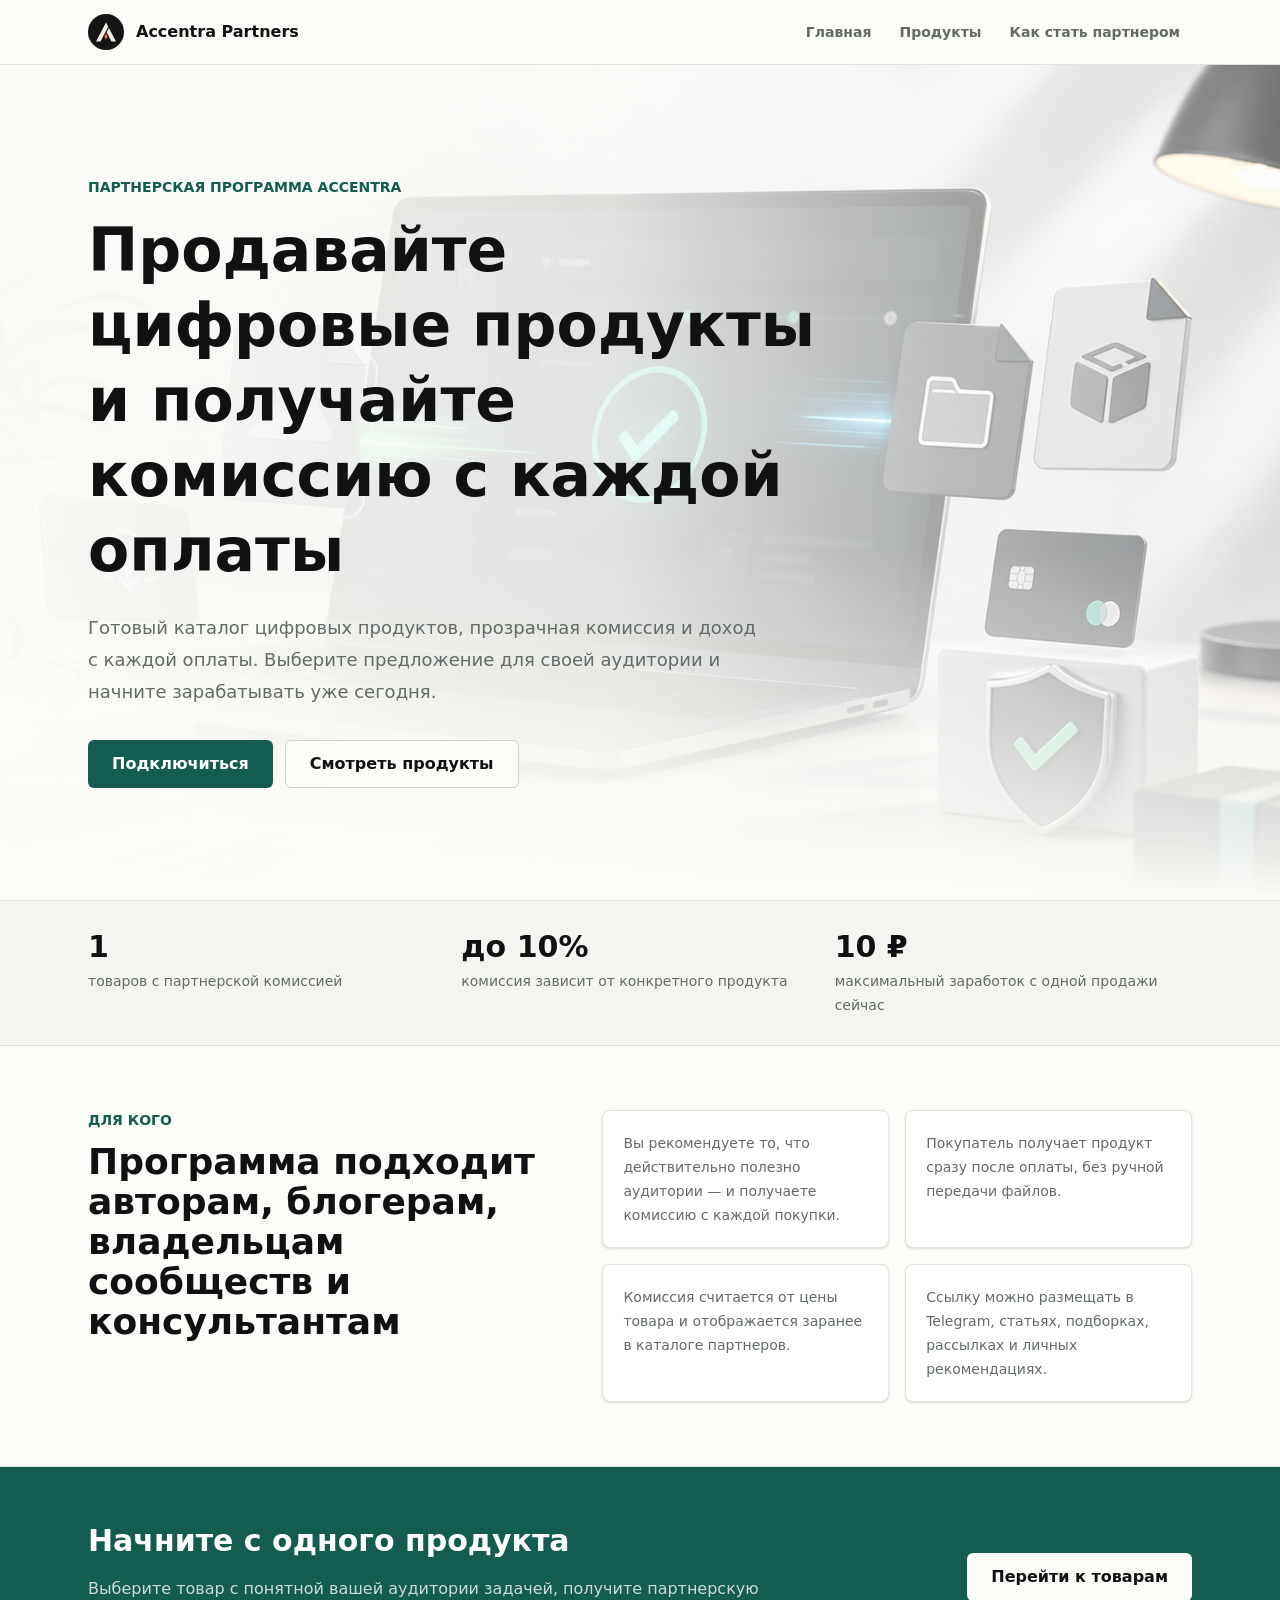
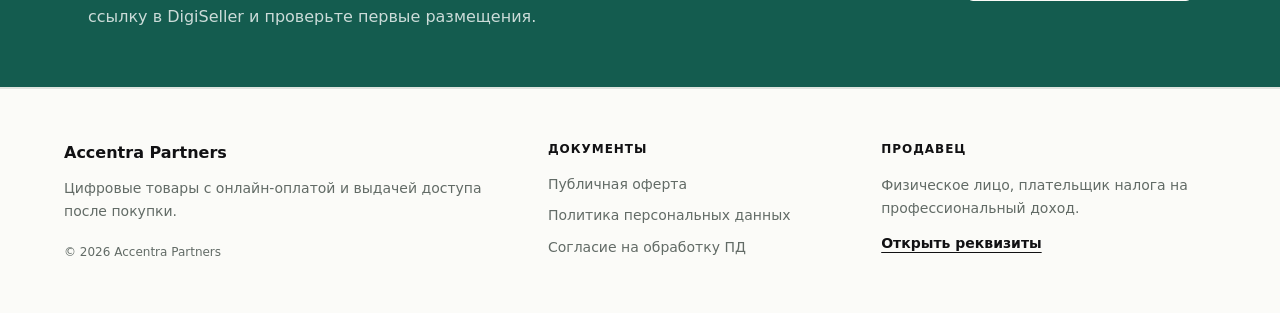
<file: index.html>
<!DOCTYPE html><html lang="ru"><head><meta charSet="utf-8"/><meta name="viewport" content="width=device-width, initial-scale=1"/><link rel="preload" href="/_next/static/media/GeistMonoVF-s.p.0ifhplp~93ddj.woff" as="font" crossorigin="" type="font/woff"/><link rel="preload" href="/_next/static/media/GeistVF-s.p.04dvp7dj03si8.woff" as="font" crossorigin="" type="font/woff"/><link rel="preload" as="image" href="/logo.svg"/><link rel="preload" as="image" href="/hero-partners.png"/><link rel="stylesheet" href="/_next/static/chunks/0vv63orktce~_.css" data-precedence="next"/><link rel="preload" as="script" fetchPriority="low" href="/_next/static/chunks/0gnnoo.9_g~yu.js"/><script src="/_next/static/chunks/0y_6-2kwmclzq.js" async=""></script><script src="/_next/static/chunks/0p.7-0dcf3~wg.js" async=""></script><script src="/_next/static/chunks/turbopack-0tnj8t~-j.1qz.js" async=""></script><script src="/_next/static/chunks/0846ppw~iefqx.js" async=""></script><script src="/_next/static/chunks/0glpxc-ez8yv-.js" async=""></script><script src="/_next/static/chunks/0lzp56-wzf4i0.js" async=""></script><meta name="next-size-adjust" content=""/><title>Партнерская программа Accentra</title><meta name="description" content="Партнерская программа цифровых продуктов Accentra: комиссии по товарам, подключение через DigiSeller и готовые ссылки для продаж."/><meta name="yandex-verification" content="3810a843afc384e1"/><link rel="shortcut icon" href="/favicon.ico" type="image/x-icon"/><link rel="icon" href="/favicon.ico?favicon.0-gzdo0tdrnai.ico" sizes="256x256" type="image/x-icon"/><link rel="icon" href="/favicon.ico" type="image/x-icon" sizes="any"/><script src="/_next/static/chunks/03~yq9q893hmn.js" noModule=""></script></head><body class="geistsans_d025f23b-module__pVU9za__variable geistmono_df95d851-module__BUNP1W__variable min-h-dvh"><div hidden=""><!--$--><!--/$--></div><div class="min-h-dvh bg-background"><header class="sticky top-0 z-50 border-b border-border bg-background/88 backdrop-blur-xl"><div class="mx-auto flex min-h-16 max-w-6xl flex-wrap items-center justify-between gap-x-4 px-4 py-2 sm:flex-nowrap sm:px-6 sm:py-0"><a href="/" class="flex items-center gap-3 text-base font-semibold text-foreground" aria-label="Accentra Partners"><img alt="" width="36" height="36" decoding="async" data-nimg="1" class="size-9 rounded-md" style="color:transparent" src="/logo.svg"/><span class="hidden sm:inline">Accentra Partners</span><span class="sm:hidden">Partners</span></a><nav class="grid w-full grid-cols-3 gap-1 border-t border-border pt-2 text-center text-xs font-semibold text-muted-foreground sm:flex sm:w-auto sm:items-center sm:border-t-0 sm:pt-0 sm:text-sm"><a href="/" class="rounded-md px-3 py-2 transition hover:bg-secondary hover:text-foreground">Главная</a><a href="/products/" class="rounded-md px-3 py-2 transition hover:bg-secondary hover:text-foreground">Продукты</a><a href="/guide/" class="rounded-md px-3 py-2 transition hover:bg-secondary hover:text-foreground">Как стать партнером</a></nav></div></header><main><section class="relative isolate overflow-hidden border-b border-border"><img alt="" decoding="async" data-nimg="fill" class="-z-20 object-cover" style="position:absolute;height:100%;width:100%;left:0;top:0;right:0;bottom:0;color:transparent" src="/hero-partners.png"/><div class="absolute inset-0 -z-10 bg-[linear-gradient(90deg,rgba(251,251,248,0.98)_0%,rgba(251,251,248,0.88)_48%,rgba(251,251,248,0.42)_100%),linear-gradient(0deg,rgba(251,251,248,1)_0%,rgba(251,251,248,0)_42%)]"></div><div class="mx-auto max-w-6xl px-4 py-20 sm:px-6 sm:py-24 lg:py-28"><p class="text-sm font-semibold uppercase tracking-normal text-primary">Партнерская программа Accentra</p><h1 class="mt-4 max-w-3xl text-4xl font-semibold leading-tight tracking-normal text-foreground sm:text-6xl">Продавайте цифровые продукты и получайте комиссию с каждой оплаты</h1><p class="mt-6 max-w-2xl text-lg leading-8 text-muted-foreground">Готовый каталог цифровых продуктов, прозрачная комиссия и доход с каждой оплаты. Выберите предложение для своей аудитории и начните зарабатывать уже сегодня.</p><div class="mt-8 flex flex-wrap gap-3"><a href="/guide/" class="inline-flex h-12 items-center justify-center rounded-md bg-primary px-6 text-base font-semibold text-primary-foreground transition hover:bg-primary/90">Подключиться</a><a href="/products/" class="inline-flex h-12 items-center justify-center rounded-md border border-input bg-background px-6 text-base font-semibold text-foreground transition hover:bg-secondary">Смотреть продукты</a></div></div></section><section class="border-b border-border bg-secondary/55"><div class="mx-auto grid max-w-6xl gap-4 px-4 py-7 sm:grid-cols-3 sm:px-6"><div><p class="text-3xl font-semibold text-foreground">1</p><p class="mt-1 text-sm leading-6 text-muted-foreground">товаров с партнерской комиссией</p></div><div><p class="text-3xl font-semibold text-foreground">до <!-- -->10<!-- -->%</p><p class="mt-1 text-sm leading-6 text-muted-foreground">комиссия зависит от конкретного продукта</p></div><div><p class="text-3xl font-semibold text-foreground">10 ₽</p><p class="mt-1 text-sm leading-6 text-muted-foreground">максимальный заработок с одной продажи сейчас</p></div></div></section><section class="mx-auto max-w-6xl px-4 py-16 sm:px-6"><div class="grid gap-8 lg:grid-cols-[0.9fr_1.1fr] lg:items-start"><div><p class="text-sm font-semibold uppercase tracking-normal text-primary">Для кого</p><h2 class="mt-3 text-3xl font-semibold tracking-normal text-foreground sm:text-4xl">Программа подходит авторам, блогерам, владельцам сообществ и консультантам</h2></div><div class="grid gap-4 sm:grid-cols-2"><div class="rounded-lg border border-border bg-card p-5 text-sm leading-6 text-muted-foreground shadow-sm">Вы рекомендуете то, что действительно полезно аудитории — и получаете комиссию с каждой покупки.</div><div class="rounded-lg border border-border bg-card p-5 text-sm leading-6 text-muted-foreground shadow-sm">Покупатель получает продукт сразу после оплаты, без ручной передачи файлов.</div><div class="rounded-lg border border-border bg-card p-5 text-sm leading-6 text-muted-foreground shadow-sm">Комиссия считается от цены товара и отображается заранее в каталоге партнеров.</div><div class="rounded-lg border border-border bg-card p-5 text-sm leading-6 text-muted-foreground shadow-sm">Ссылку можно размещать в Telegram, статьях, подборках, рассылках и личных рекомендациях.</div></div></div></section><section class="border-y border-border bg-primary text-primary-foreground"><div class="mx-auto grid max-w-6xl gap-8 px-4 py-14 sm:px-6 lg:grid-cols-[1fr_auto] lg:items-center"><div><h2 class="text-3xl font-semibold tracking-normal">Начните с одного продукта</h2><p class="mt-4 max-w-2xl text-base leading-7 text-primary-foreground/78">Выберите товар с понятной вашей аудитории задачей, получите партнерскую ссылку в DigiSeller и проверьте первые размещения.</p></div><a href="/products/" class="inline-flex h-12 items-center justify-center rounded-md bg-background px-6 text-base font-semibold text-foreground transition hover:bg-secondary">Перейти к товарам</a></div></section></main></div><!--$--><!--/$--><footer class="legal-footer border-t border-border bg-background text-sm text-muted-foreground "><style>
        .legal-footer {
          padding: 2.75rem 1rem;
        }

        .legal-footer__inner {
          display: grid;
          gap: 2rem;
          max-width: 72rem;
          margin: 0 auto;
        }

        .legal-footer__title {
          color: var(--foreground);
          font-size: 1rem;
          font-weight: 650;
          line-height: 1.5;
        }

        .legal-footer__text {
          max-width: 28rem;
          margin-top: 0.75rem;
          line-height: 1.65;
        }

        .legal-footer__meta {
          margin-top: 1.25rem;
          font-size: 0.75rem;
          line-height: 1.5;
        }

        .legal-footer__label {
          color: var(--foreground);
          font-size: 0.75rem;
          font-weight: 700;
          letter-spacing: 0.08em;
          line-height: 1.4;
          text-transform: uppercase;
        }

        .legal-footer__links {
          display: flex;
          flex-direction: column;
          align-items: flex-start;
          gap: 0.7rem;
          margin-top: 1rem;
        }

        .legal-footer__link {
          color: inherit;
          line-height: 1.45;
          text-decoration: none;
          transition: color 160ms ease;
        }

        .legal-footer__link:hover {
          color: var(--foreground);
        }

        .legal-footer__seller {
          margin-top: 1rem;
          line-height: 1.65;
        }

        .legal-footer__requisites {
          display: inline-flex;
          margin-top: 0.8rem;
          color: var(--foreground);
          font-weight: 600;
          text-decoration: underline;
          text-underline-offset: 4px;
          transition: color 160ms ease;
        }

        .legal-footer__requisites:hover {
          color: var(--muted-foreground);
        }

        @media (min-width: 768px) {
          .legal-footer {
            padding: 3.25rem 1.5rem;
          }

          .legal-footer__inner {
            grid-template-columns: minmax(0, 1.35fr) minmax(0, 0.9fr) minmax(0, 1fr);
            align-items: start;
          }
        }
      </style><div class="legal-footer__inner"><div><p class="legal-footer__title">Accentra Partners</p><p class="legal-footer__text">Цифровые товары с онлайн-оплатой и выдачей доступа после покупки.</p><p class="legal-footer__meta">© <!-- -->2026<!-- --> <!-- -->Accentra Partners</p></div><nav aria-label="Юридические документы"><p class="legal-footer__label">Документы</p><div class="legal-footer__links"><a href="https://accentra.ru/legal/offer/" target="_blank" rel="noreferrer" class="legal-footer__link">Публичная оферта</a><a href="https://accentra.ru/legal/privacy/" target="_blank" rel="noreferrer" class="legal-footer__link">Политика персональных данных</a><a href="https://accentra.ru/legal/personal-data-consent/" target="_blank" rel="noreferrer" class="legal-footer__link">Согласие на обработку ПД</a></div></nav><div><p class="legal-footer__label">Продавец</p><p class="legal-footer__seller">Физическое лицо, плательщик налога на профессиональный доход.</p><a href="https://accentra.ru/contacts/" target="_blank" rel="noreferrer" class="legal-footer__requisites">Открыть реквизиты</a></div></div></footer><script src="/_next/static/chunks/0gnnoo.9_g~yu.js" id="_R_" async=""></script><script>(self.__next_f=self.__next_f||[]).push([0])</script><script>self.__next_f.push([1,"1:\"$Sreact.fragment\"\n2:I[5233,[\"/_next/static/chunks/0846ppw~iefqx.js\",\"/_next/static/chunks/0glpxc-ez8yv-.js\"],\"default\"]\n3:I[73632,[\"/_next/static/chunks/0846ppw~iefqx.js\",\"/_next/static/chunks/0glpxc-ez8yv-.js\"],\"default\"]\n8:I[51709,[\"/_next/static/chunks/0846ppw~iefqx.js\",\"/_next/static/chunks/0glpxc-ez8yv-.js\"],\"default\",1]\n:HL[\"/_next/static/chunks/0vv63orktce~_.css\",\"style\"]\n:HL[\"/_next/static/media/GeistMonoVF-s.p.0ifhplp~93ddj.woff\",\"font\",{\"crossOrigin\":\"\",\"type\":\"font/woff\"}]\n:HL[\"/_next/static/media/GeistVF-s.p.04dvp7dj03si8.woff\",\"font\",{\"crossOrigin\":\"\",\"type\":\"font/woff\"}]\n4:T820,"])</script><script>self.__next_f.push([1,"\n        .legal-footer {\n          padding: 2.75rem 1rem;\n        }\n\n        .legal-footer__inner {\n          display: grid;\n          gap: 2rem;\n          max-width: 72rem;\n          margin: 0 auto;\n        }\n\n        .legal-footer__title {\n          color: var(--foreground);\n          font-size: 1rem;\n          font-weight: 650;\n          line-height: 1.5;\n        }\n\n        .legal-footer__text {\n          max-width: 28rem;\n          margin-top: 0.75rem;\n          line-height: 1.65;\n        }\n\n        .legal-footer__meta {\n          margin-top: 1.25rem;\n          font-size: 0.75rem;\n          line-height: 1.5;\n        }\n\n        .legal-footer__label {\n          color: var(--foreground);\n          font-size: 0.75rem;\n          font-weight: 700;\n          letter-spacing: 0.08em;\n          line-height: 1.4;\n          text-transform: uppercase;\n        }\n\n        .legal-footer__links {\n          display: flex;\n          flex-direction: column;\n          align-items: flex-start;\n          gap: 0.7rem;\n          margin-top: 1rem;\n        }\n\n        .legal-footer__link {\n          color: inherit;\n          line-height: 1.45;\n          text-decoration: none;\n          transition: color 160ms ease;\n        }\n\n        .legal-footer__link:hover {\n          color: var(--foreground);\n        }\n\n        .legal-footer__seller {\n          margin-top: 1rem;\n          line-height: 1.65;\n        }\n\n        .legal-footer__requisites {\n          display: inline-flex;\n          margin-top: 0.8rem;\n          color: var(--foreground);\n          font-weight: 600;\n          text-decoration: underline;\n          text-underline-offset: 4px;\n          transition: color 160ms ease;\n        }\n\n        .legal-footer__requisites:hover {\n          color: var(--muted-foreground);\n        }\n\n        @media (min-width: 768px) {\n          .legal-footer {\n            padding: 3.25rem 1.5rem;\n          }\n\n          .legal-footer__inner {\n            grid-template-columns: minmax(0, 1.35fr) minmax(0, 0.9fr) minmax(0, 1fr);\n            align-items: start;\n          }\n        }\n      "])</script><script>self.__next_f.push([1,"0:{\"P\":null,\"c\":[\"\",\"\"],\"q\":\"\",\"i\":false,\"f\":[[[\"\",{\"children\":[\"__PAGE__\",{}]},\"$undefined\",\"$undefined\",16],[[\"$\",\"$1\",\"c\",{\"children\":[[[\"$\",\"link\",\"0\",{\"rel\":\"stylesheet\",\"href\":\"/_next/static/chunks/0vv63orktce~_.css\",\"precedence\":\"next\",\"crossOrigin\":\"$undefined\",\"nonce\":\"$undefined\"}],[\"$\",\"script\",\"script-0\",{\"src\":\"/_next/static/chunks/0846ppw~iefqx.js\",\"async\":true,\"nonce\":\"$undefined\"}],[\"$\",\"script\",\"script-1\",{\"src\":\"/_next/static/chunks/0glpxc-ez8yv-.js\",\"async\":true,\"nonce\":\"$undefined\"}]],[\"$\",\"html\",null,{\"lang\":\"ru\",\"children\":[\"$\",\"body\",null,{\"className\":\"geistsans_d025f23b-module__pVU9za__variable geistmono_df95d851-module__BUNP1W__variable min-h-dvh\",\"children\":[[\"$\",\"$L2\",null,{\"parallelRouterKey\":\"children\",\"error\":\"$undefined\",\"errorStyles\":\"$undefined\",\"errorScripts\":\"$undefined\",\"template\":[\"$\",\"$L3\",null,{}],\"templateStyles\":\"$undefined\",\"templateScripts\":\"$undefined\",\"notFound\":[[[\"$\",\"title\",null,{\"children\":\"404: This page could not be found.\"}],[\"$\",\"div\",null,{\"style\":{\"fontFamily\":\"system-ui,\\\"Segoe UI\\\",Roboto,Helvetica,Arial,sans-serif,\\\"Apple Color Emoji\\\",\\\"Segoe UI Emoji\\\"\",\"height\":\"100vh\",\"textAlign\":\"center\",\"display\":\"flex\",\"flexDirection\":\"column\",\"alignItems\":\"center\",\"justifyContent\":\"center\"},\"children\":[\"$\",\"div\",null,{\"children\":[[\"$\",\"style\",null,{\"dangerouslySetInnerHTML\":{\"__html\":\"body{color:#000;background:#fff;margin:0}.next-error-h1{border-right:1px solid rgba(0,0,0,.3)}@media (prefers-color-scheme:dark){body{color:#fff;background:#000}.next-error-h1{border-right:1px solid rgba(255,255,255,.3)}}\"}}],[\"$\",\"h1\",null,{\"className\":\"next-error-h1\",\"style\":{\"display\":\"inline-block\",\"margin\":\"0 20px 0 0\",\"padding\":\"0 23px 0 0\",\"fontSize\":24,\"fontWeight\":500,\"verticalAlign\":\"top\",\"lineHeight\":\"49px\"},\"children\":404}],[\"$\",\"div\",null,{\"style\":{\"display\":\"inline-block\"},\"children\":[\"$\",\"h2\",null,{\"style\":{\"fontSize\":14,\"fontWeight\":400,\"lineHeight\":\"49px\",\"margin\":0},\"children\":\"This page could not be found.\"}]}]]}]}]],[]],\"forbidden\":\"$undefined\",\"unauthorized\":\"$undefined\"}],[\"$\",\"footer\",null,{\"className\":\"legal-footer border-t border-border bg-background text-sm text-muted-foreground \",\"children\":[[\"$\",\"style\",null,{\"children\":\"$4\"}],\"$L5\"]}]]}]}]]}],{\"children\":[\"$L6\",{},null,false,null]},null,false,null],\"$L7\",false]],\"m\":\"$undefined\",\"G\":[\"$8\",[\"$L9\"]],\"S\":true,\"h\":null,\"s\":\"$undefined\",\"l\":\"$undefined\",\"p\":\"$undefined\",\"d\":\"$undefined\",\"b\":\"XQr1QDch3aMD_HKZhsgZB\"}\n"])</script><script>self.__next_f.push([1,"b:I[83775,[\"/_next/static/chunks/0846ppw~iefqx.js\",\"/_next/static/chunks/0glpxc-ez8yv-.js\"],\"OutletBoundary\"]\nc:\"$Sreact.suspense\"\ne:I[83775,[\"/_next/static/chunks/0846ppw~iefqx.js\",\"/_next/static/chunks/0glpxc-ez8yv-.js\"],\"ViewportBoundary\"]\n10:I[83775,[\"/_next/static/chunks/0846ppw~iefqx.js\",\"/_next/static/chunks/0glpxc-ez8yv-.js\"],\"MetadataBoundary\"]\n"])</script><script>self.__next_f.push([1,"5:[\"$\",\"div\",null,{\"className\":\"legal-footer__inner\",\"children\":[[\"$\",\"div\",null,{\"children\":[[\"$\",\"p\",null,{\"className\":\"legal-footer__title\",\"children\":\"Accentra Partners\"}],[\"$\",\"p\",null,{\"className\":\"legal-footer__text\",\"children\":\"Цифровые товары с онлайн-оплатой и выдачей доступа после покупки.\"}],[\"$\",\"p\",null,{\"className\":\"legal-footer__meta\",\"children\":[\"© \",2026,\" \",\"Accentra Partners\"]}]]}],[\"$\",\"nav\",null,{\"aria-label\":\"Юридические документы\",\"children\":[[\"$\",\"p\",null,{\"className\":\"legal-footer__label\",\"children\":\"Документы\"}],[\"$\",\"div\",null,{\"className\":\"legal-footer__links\",\"children\":[[\"$\",\"a\",\"/legal/offer/\",{\"href\":\"https://accentra.ru/legal/offer/\",\"target\":\"_blank\",\"rel\":\"noreferrer\",\"className\":\"legal-footer__link\",\"children\":\"Публичная оферта\"}],[\"$\",\"a\",\"/legal/privacy/\",{\"href\":\"https://accentra.ru/legal/privacy/\",\"target\":\"_blank\",\"rel\":\"noreferrer\",\"className\":\"legal-footer__link\",\"children\":\"Политика персональных данных\"}],[\"$\",\"a\",\"/legal/personal-data-consent/\",{\"href\":\"https://accentra.ru/legal/personal-data-consent/\",\"target\":\"_blank\",\"rel\":\"noreferrer\",\"className\":\"legal-footer__link\",\"children\":\"Согласие на обработку ПД\"}]]}]]}],[\"$\",\"div\",null,{\"children\":[[\"$\",\"p\",null,{\"className\":\"legal-footer__label\",\"children\":\"Продавец\"}],[\"$\",\"p\",null,{\"className\":\"legal-footer__seller\",\"children\":\"Физическое лицо, плательщик налога на профессиональный доход.\"}],[\"$\",\"a\",null,{\"href\":\"https://accentra.ru/contacts/\",\"target\":\"_blank\",\"rel\":\"noreferrer\",\"className\":\"legal-footer__requisites\",\"children\":\"Открыть реквизиты\"}]]}]]}]\n"])</script><script>self.__next_f.push([1,"6:[\"$\",\"$1\",\"c\",{\"children\":[\"$La\",[[\"$\",\"script\",\"script-0\",{\"src\":\"/_next/static/chunks/0lzp56-wzf4i0.js\",\"async\":true,\"nonce\":\"$undefined\"}]],[\"$\",\"$Lb\",null,{\"children\":[\"$\",\"$c\",null,{\"name\":\"Next.MetadataOutlet\",\"children\":\"$@d\"}]}]]}]\n7:[\"$\",\"$1\",\"h\",{\"children\":[null,[\"$\",\"$Le\",null,{\"children\":\"$Lf\"}],[\"$\",\"div\",null,{\"hidden\":true,\"children\":[\"$\",\"$L10\",null,{\"children\":[\"$\",\"$c\",null,{\"name\":\"Next.Metadata\",\"children\":\"$L11\"}]}]}],[\"$\",\"meta\",null,{\"name\":\"next-size-adjust\",\"content\":\"\"}]]}]\n9:[\"$\",\"link\",\"0\",{\"rel\":\"stylesheet\",\"href\":\"/_next/static/chunks/0vv63orktce~_.css\",\"precedence\":\"next\",\"crossOrigin\":\"$undefined\",\"nonce\":\"$undefined\"}]\n"])</script><script>self.__next_f.push([1,"f:[[\"$\",\"meta\",\"0\",{\"charSet\":\"utf-8\"}],[\"$\",\"meta\",\"1\",{\"name\":\"viewport\",\"content\":\"width=device-width, initial-scale=1\"}]]\n"])</script><script>self.__next_f.push([1,"12:I[31415,[\"/_next/static/chunks/0846ppw~iefqx.js\",\"/_next/static/chunks/0glpxc-ez8yv-.js\"],\"IconMark\"]\nd:null\n11:[[\"$\",\"title\",\"0\",{\"children\":\"Партнерская программа Accentra\"}],[\"$\",\"meta\",\"1\",{\"name\":\"description\",\"content\":\"Партнерская программа цифровых продуктов Accentra: комиссии по товарам, подключение через DigiSeller и готовые ссылки для продаж.\"}],[\"$\",\"meta\",\"2\",{\"name\":\"yandex-verification\",\"content\":\"3810a843afc384e1\"}],[\"$\",\"link\",\"3\",{\"rel\":\"shortcut icon\",\"href\":\"/favicon.ico\",\"type\":\"image/x-icon\"}],[\"$\",\"link\",\"4\",{\"rel\":\"icon\",\"href\":\"/favicon.ico?favicon.0-gzdo0tdrnai.ico\",\"sizes\":\"256x256\",\"type\":\"image/x-icon\"}],[\"$\",\"link\",\"5\",{\"rel\":\"icon\",\"href\":\"/favicon.ico\",\"type\":\"image/x-icon\",\"sizes\":\"any\"}],[\"$\",\"$L12\",\"6\",{}]]\n"])</script><script>self.__next_f.push([1,"13:I[39876,[\"/_next/static/chunks/0846ppw~iefqx.js\",\"/_next/static/chunks/0glpxc-ez8yv-.js\",\"/_next/static/chunks/0lzp56-wzf4i0.js\"],\"Image\"]\n"])</script><script>self.__next_f.push([1,"a:[\"$\",\"div\",null,{\"className\":\"min-h-dvh bg-background\",\"children\":[[\"$\",\"header\",null,{\"className\":\"sticky top-0 z-50 border-b border-border bg-background/88 backdrop-blur-xl\",\"children\":[\"$\",\"div\",null,{\"className\":\"mx-auto flex min-h-16 max-w-6xl flex-wrap items-center justify-between gap-x-4 px-4 py-2 sm:flex-nowrap sm:px-6 sm:py-0\",\"children\":[[\"$\",\"a\",null,{\"href\":\"/\",\"className\":\"flex items-center gap-3 text-base font-semibold text-foreground\",\"aria-label\":\"Accentra Partners\",\"children\":[[\"$\",\"$L13\",null,{\"src\":\"/logo.svg\",\"alt\":\"\",\"width\":36,\"height\":36,\"className\":\"size-9 rounded-md\",\"priority\":true}],[\"$\",\"span\",null,{\"className\":\"hidden sm:inline\",\"children\":\"Accentra Partners\"}],[\"$\",\"span\",null,{\"className\":\"sm:hidden\",\"children\":\"Partners\"}]]}],[\"$\",\"nav\",null,{\"className\":\"grid w-full grid-cols-3 gap-1 border-t border-border pt-2 text-center text-xs font-semibold text-muted-foreground sm:flex sm:w-auto sm:items-center sm:border-t-0 sm:pt-0 sm:text-sm\",\"children\":[[\"$\",\"a\",\"/\",{\"href\":\"/\",\"className\":\"rounded-md px-3 py-2 transition hover:bg-secondary hover:text-foreground\",\"children\":\"Главная\"}],[\"$\",\"a\",\"/products/\",{\"href\":\"/products/\",\"className\":\"rounded-md px-3 py-2 transition hover:bg-secondary hover:text-foreground\",\"children\":\"Продукты\"}],[\"$\",\"a\",\"/guide/\",{\"href\":\"/guide/\",\"className\":\"rounded-md px-3 py-2 transition hover:bg-secondary hover:text-foreground\",\"children\":\"Как стать партнером\"}]]}]]}]}],[\"$\",\"main\",null,{\"children\":[[\"$\",\"section\",null,{\"className\":\"relative isolate overflow-hidden border-b border-border\",\"children\":[[\"$\",\"$L13\",null,{\"src\":\"/hero-partners.png\",\"alt\":\"\",\"fill\":true,\"priority\":true,\"className\":\"-z-20 object-cover\",\"sizes\":\"100vw\"}],[\"$\",\"div\",null,{\"className\":\"absolute inset-0 -z-10 bg-[linear-gradient(90deg,rgba(251,251,248,0.98)_0%,rgba(251,251,248,0.88)_48%,rgba(251,251,248,0.42)_100%),linear-gradient(0deg,rgba(251,251,248,1)_0%,rgba(251,251,248,0)_42%)]\"}],[\"$\",\"div\",null,{\"className\":\"mx-auto max-w-6xl px-4 py-20 sm:px-6 sm:py-24 lg:py-28\",\"children\":[[\"$\",\"p\",null,{\"className\":\"text-sm font-semibold uppercase tracking-normal text-primary\",\"children\":\"Партнерская программа Accentra\"}],[\"$\",\"h1\",null,{\"className\":\"mt-4 max-w-3xl text-4xl font-semibold leading-tight tracking-normal text-foreground sm:text-6xl\",\"children\":\"Продавайте цифровые продукты и получайте комиссию с каждой оплаты\"}],[\"$\",\"p\",null,{\"className\":\"mt-6 max-w-2xl text-lg leading-8 text-muted-foreground\",\"children\":\"Готовый каталог цифровых продуктов, прозрачная комиссия и доход с каждой оплаты. Выберите предложение для своей аудитории и начните зарабатывать уже сегодня.\"}],[\"$\",\"div\",null,{\"className\":\"mt-8 flex flex-wrap gap-3\",\"children\":[[\"$\",\"a\",null,{\"href\":\"/guide/\",\"className\":\"inline-flex h-12 items-center justify-center rounded-md bg-primary px-6 text-base font-semibold text-primary-foreground transition hover:bg-primary/90\",\"children\":\"Подключиться\"}],[\"$\",\"a\",null,{\"href\":\"/products/\",\"className\":\"inline-flex h-12 items-center justify-center rounded-md border border-input bg-background px-6 text-base font-semibold text-foreground transition hover:bg-secondary\",\"children\":\"Смотреть продукты\"}]]}]]}]]}],[\"$\",\"section\",null,{\"className\":\"border-b border-border bg-secondary/55\",\"children\":[\"$\",\"div\",null,{\"className\":\"mx-auto grid max-w-6xl gap-4 px-4 py-7 sm:grid-cols-3 sm:px-6\",\"children\":[[\"$\",\"div\",null,{\"children\":[[\"$\",\"p\",null,{\"className\":\"text-3xl font-semibold text-foreground\",\"children\":1}],[\"$\",\"p\",null,{\"className\":\"mt-1 text-sm leading-6 text-muted-foreground\",\"children\":\"товаров с партнерской комиссией\"}]]}],[\"$\",\"div\",null,{\"children\":[[\"$\",\"p\",null,{\"className\":\"text-3xl font-semibold text-foreground\",\"children\":[\"до \",10,\"%\"]}],[\"$\",\"p\",null,{\"className\":\"mt-1 text-sm leading-6 text-muted-foreground\",\"children\":\"комиссия зависит от конкретного продукта\"}]]}],[\"$\",\"div\",null,{\"children\":[[\"$\",\"p\",null,{\"className\":\"text-3xl font-semibold text-foreground\",\"children\":\"10 ₽\"}],\"$L14\"]}]]}]}],\"$L15\",\"$L16\"]}]]}]\n"])</script><script>self.__next_f.push([1,"14:[\"$\",\"p\",null,{\"className\":\"mt-1 text-sm leading-6 text-muted-foreground\",\"children\":\"максимальный заработок с одной продажи сейчас\"}]\n"])</script><script>self.__next_f.push([1,"15:[\"$\",\"section\",null,{\"className\":\"mx-auto max-w-6xl px-4 py-16 sm:px-6\",\"children\":[\"$\",\"div\",null,{\"className\":\"grid gap-8 lg:grid-cols-[0.9fr_1.1fr] lg:items-start\",\"children\":[[\"$\",\"div\",null,{\"children\":[[\"$\",\"p\",null,{\"className\":\"text-sm font-semibold uppercase tracking-normal text-primary\",\"children\":\"Для кого\"}],[\"$\",\"h2\",null,{\"className\":\"mt-3 text-3xl font-semibold tracking-normal text-foreground sm:text-4xl\",\"children\":\"Программа подходит авторам, блогерам, владельцам сообществ и консультантам\"}]]}],[\"$\",\"div\",null,{\"className\":\"grid gap-4 sm:grid-cols-2\",\"children\":[[\"$\",\"div\",\"Вы рекомендуете то, что действительно полезно аудитории — и получаете комиссию с каждой покупки.\",{\"className\":\"rounded-lg border border-border bg-card p-5 text-sm leading-6 text-muted-foreground shadow-sm\",\"children\":\"Вы рекомендуете то, что действительно полезно аудитории — и получаете комиссию с каждой покупки.\"}],[\"$\",\"div\",\"Покупатель получает продукт сразу после оплаты, без ручной передачи файлов.\",{\"className\":\"rounded-lg border border-border bg-card p-5 text-sm leading-6 text-muted-foreground shadow-sm\",\"children\":\"Покупатель получает продукт сразу после оплаты, без ручной передачи файлов.\"}],[\"$\",\"div\",\"Комиссия считается от цены товара и отображается заранее в каталоге партнеров.\",{\"className\":\"rounded-lg border border-border bg-card p-5 text-sm leading-6 text-muted-foreground shadow-sm\",\"children\":\"Комиссия считается от цены товара и отображается заранее в каталоге партнеров.\"}],[\"$\",\"div\",\"Ссылку можно размещать в Telegram, статьях, подборках, рассылках и личных рекомендациях.\",{\"className\":\"rounded-lg border border-border bg-card p-5 text-sm leading-6 text-muted-foreground shadow-sm\",\"children\":\"Ссылку можно размещать в Telegram, статьях, подборках, рассылках и личных рекомендациях.\"}]]}]]}]}]\n"])</script><script>self.__next_f.push([1,"16:[\"$\",\"section\",null,{\"className\":\"border-y border-border bg-primary text-primary-foreground\",\"children\":[\"$\",\"div\",null,{\"className\":\"mx-auto grid max-w-6xl gap-8 px-4 py-14 sm:px-6 lg:grid-cols-[1fr_auto] lg:items-center\",\"children\":[[\"$\",\"div\",null,{\"children\":[[\"$\",\"h2\",null,{\"className\":\"text-3xl font-semibold tracking-normal\",\"children\":\"Начните с одного продукта\"}],[\"$\",\"p\",null,{\"className\":\"mt-4 max-w-2xl text-base leading-7 text-primary-foreground/78\",\"children\":\"Выберите товар с понятной вашей аудитории задачей, получите партнерскую ссылку в DigiSeller и проверьте первые размещения.\"}]]}],[\"$\",\"a\",null,{\"href\":\"/products/\",\"className\":\"inline-flex h-12 items-center justify-center rounded-md bg-background px-6 text-base font-semibold text-foreground transition hover:bg-secondary\",\"children\":\"Перейти к товарам\"}]]}]}]\n"])</script></body></html>
</file>
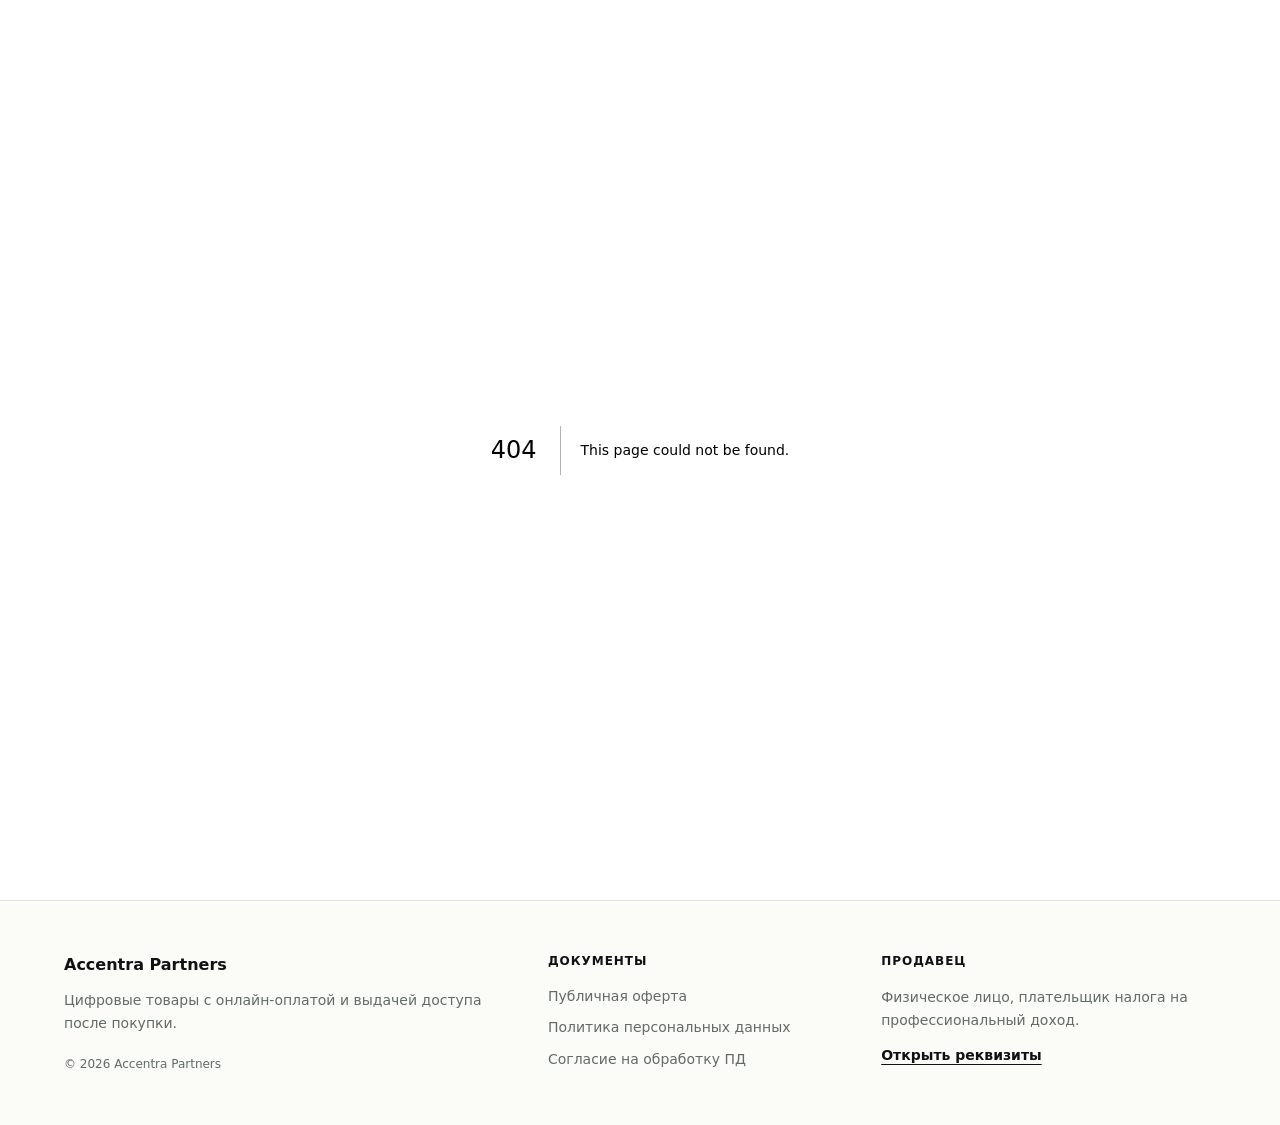
<file: 404/index.html>
<!DOCTYPE html><html lang="ru"><head><meta charSet="utf-8"/><meta name="viewport" content="width=device-width, initial-scale=1"/><link rel="stylesheet" href="/_next/static/chunks/0vv63orktce~_.css" data-precedence="next"/><link rel="preload" as="script" fetchPriority="low" href="/_next/static/chunks/0gnnoo.9_g~yu.js"/><script src="/_next/static/chunks/0y_6-2kwmclzq.js" async=""></script><script src="/_next/static/chunks/0p.7-0dcf3~wg.js" async=""></script><script src="/_next/static/chunks/turbopack-0tnj8t~-j.1qz.js" async=""></script><script src="/_next/static/chunks/0846ppw~iefqx.js" async=""></script><script src="/_next/static/chunks/0glpxc-ez8yv-.js" async=""></script><title>404: This page could not be found.</title><meta name="robots" content="noindex"/><meta name="next-size-adjust" content=""/><title>Партнерская программа Accentra</title><meta name="description" content="Партнерская программа цифровых продуктов Accentra: комиссии по товарам, подключение через DigiSeller и готовые ссылки для продаж."/><meta name="yandex-verification" content="3810a843afc384e1"/><link rel="shortcut icon" href="/favicon.ico" type="image/x-icon"/><link rel="icon" href="/favicon.ico?favicon.0-gzdo0tdrnai.ico" sizes="256x256" type="image/x-icon"/><link rel="icon" href="/favicon.ico" type="image/x-icon" sizes="any"/><script src="/_next/static/chunks/03~yq9q893hmn.js" noModule=""></script></head><body class="geistsans_d025f23b-module__pVU9za__variable geistmono_df95d851-module__BUNP1W__variable min-h-dvh"><div hidden=""><!--$--><!--/$--></div><div style="font-family:system-ui,&quot;Segoe UI&quot;,Roboto,Helvetica,Arial,sans-serif,&quot;Apple Color Emoji&quot;,&quot;Segoe UI Emoji&quot;;height:100vh;text-align:center;display:flex;flex-direction:column;align-items:center;justify-content:center"><div><style>body{color:#000;background:#fff;margin:0}.next-error-h1{border-right:1px solid rgba(0,0,0,.3)}@media (prefers-color-scheme:dark){body{color:#fff;background:#000}.next-error-h1{border-right:1px solid rgba(255,255,255,.3)}}</style><h1 class="next-error-h1" style="display:inline-block;margin:0 20px 0 0;padding:0 23px 0 0;font-size:24px;font-weight:500;vertical-align:top;line-height:49px">404</h1><div style="display:inline-block"><h2 style="font-size:14px;font-weight:400;line-height:49px;margin:0">This page could not be found.</h2></div></div></div><!--$--><!--/$--><footer class="legal-footer border-t border-border bg-background text-sm text-muted-foreground "><style>
        .legal-footer {
          padding: 2.75rem 1rem;
        }

        .legal-footer__inner {
          display: grid;
          gap: 2rem;
          max-width: 72rem;
          margin: 0 auto;
        }

        .legal-footer__title {
          color: var(--foreground);
          font-size: 1rem;
          font-weight: 650;
          line-height: 1.5;
        }

        .legal-footer__text {
          max-width: 28rem;
          margin-top: 0.75rem;
          line-height: 1.65;
        }

        .legal-footer__meta {
          margin-top: 1.25rem;
          font-size: 0.75rem;
          line-height: 1.5;
        }

        .legal-footer__label {
          color: var(--foreground);
          font-size: 0.75rem;
          font-weight: 700;
          letter-spacing: 0.08em;
          line-height: 1.4;
          text-transform: uppercase;
        }

        .legal-footer__links {
          display: flex;
          flex-direction: column;
          align-items: flex-start;
          gap: 0.7rem;
          margin-top: 1rem;
        }

        .legal-footer__link {
          color: inherit;
          line-height: 1.45;
          text-decoration: none;
          transition: color 160ms ease;
        }

        .legal-footer__link:hover {
          color: var(--foreground);
        }

        .legal-footer__seller {
          margin-top: 1rem;
          line-height: 1.65;
        }

        .legal-footer__requisites {
          display: inline-flex;
          margin-top: 0.8rem;
          color: var(--foreground);
          font-weight: 600;
          text-decoration: underline;
          text-underline-offset: 4px;
          transition: color 160ms ease;
        }

        .legal-footer__requisites:hover {
          color: var(--muted-foreground);
        }

        @media (min-width: 768px) {
          .legal-footer {
            padding: 3.25rem 1.5rem;
          }

          .legal-footer__inner {
            grid-template-columns: minmax(0, 1.35fr) minmax(0, 0.9fr) minmax(0, 1fr);
            align-items: start;
          }
        }
      </style><div class="legal-footer__inner"><div><p class="legal-footer__title">Accentra Partners</p><p class="legal-footer__text">Цифровые товары с онлайн-оплатой и выдачей доступа после покупки.</p><p class="legal-footer__meta">© <!-- -->2026<!-- --> <!-- -->Accentra Partners</p></div><nav aria-label="Юридические документы"><p class="legal-footer__label">Документы</p><div class="legal-footer__links"><a href="https://accentra.ru/legal/offer/" target="_blank" rel="noreferrer" class="legal-footer__link">Публичная оферта</a><a href="https://accentra.ru/legal/privacy/" target="_blank" rel="noreferrer" class="legal-footer__link">Политика персональных данных</a><a href="https://accentra.ru/legal/personal-data-consent/" target="_blank" rel="noreferrer" class="legal-footer__link">Согласие на обработку ПД</a></div></nav><div><p class="legal-footer__label">Продавец</p><p class="legal-footer__seller">Физическое лицо, плательщик налога на профессиональный доход.</p><a href="https://accentra.ru/contacts/" target="_blank" rel="noreferrer" class="legal-footer__requisites">Открыть реквизиты</a></div></div></footer><script src="/_next/static/chunks/0gnnoo.9_g~yu.js" id="_R_" async=""></script><script>(self.__next_f=self.__next_f||[]).push([0])</script><script>self.__next_f.push([1,"1:\"$Sreact.fragment\"\n2:I[5233,[\"/_next/static/chunks/0846ppw~iefqx.js\",\"/_next/static/chunks/0glpxc-ez8yv-.js\"],\"default\"]\n3:I[73632,[\"/_next/static/chunks/0846ppw~iefqx.js\",\"/_next/static/chunks/0glpxc-ez8yv-.js\"],\"default\"]\na:I[51709,[\"/_next/static/chunks/0846ppw~iefqx.js\",\"/_next/static/chunks/0glpxc-ez8yv-.js\"],\"default\",1]\n:HL[\"/_next/static/chunks/0vv63orktce~_.css\",\"style\"]\n4:T820,"])</script><script>self.__next_f.push([1,"\n        .legal-footer {\n          padding: 2.75rem 1rem;\n        }\n\n        .legal-footer__inner {\n          display: grid;\n          gap: 2rem;\n          max-width: 72rem;\n          margin: 0 auto;\n        }\n\n        .legal-footer__title {\n          color: var(--foreground);\n          font-size: 1rem;\n          font-weight: 650;\n          line-height: 1.5;\n        }\n\n        .legal-footer__text {\n          max-width: 28rem;\n          margin-top: 0.75rem;\n          line-height: 1.65;\n        }\n\n        .legal-footer__meta {\n          margin-top: 1.25rem;\n          font-size: 0.75rem;\n          line-height: 1.5;\n        }\n\n        .legal-footer__label {\n          color: var(--foreground);\n          font-size: 0.75rem;\n          font-weight: 700;\n          letter-spacing: 0.08em;\n          line-height: 1.4;\n          text-transform: uppercase;\n        }\n\n        .legal-footer__links {\n          display: flex;\n          flex-direction: column;\n          align-items: flex-start;\n          gap: 0.7rem;\n          margin-top: 1rem;\n        }\n\n        .legal-footer__link {\n          color: inherit;\n          line-height: 1.45;\n          text-decoration: none;\n          transition: color 160ms ease;\n        }\n\n        .legal-footer__link:hover {\n          color: var(--foreground);\n        }\n\n        .legal-footer__seller {\n          margin-top: 1rem;\n          line-height: 1.65;\n        }\n\n        .legal-footer__requisites {\n          display: inline-flex;\n          margin-top: 0.8rem;\n          color: var(--foreground);\n          font-weight: 600;\n          text-decoration: underline;\n          text-underline-offset: 4px;\n          transition: color 160ms ease;\n        }\n\n        .legal-footer__requisites:hover {\n          color: var(--muted-foreground);\n        }\n\n        @media (min-width: 768px) {\n          .legal-footer {\n            padding: 3.25rem 1.5rem;\n          }\n\n          .legal-footer__inner {\n            grid-template-columns: minmax(0, 1.35fr) minmax(0, 0.9fr) minmax(0, 1fr);\n            align-items: start;\n          }\n        }\n      "])</script><script>self.__next_f.push([1,"0:{\"P\":null,\"c\":[\"\",\"_not-found\",\"\"],\"q\":\"\",\"i\":false,\"f\":[[[\"\",{\"children\":[\"/_not-found\",{\"children\":[\"__PAGE__\",{}]}]},\"$undefined\",\"$undefined\",16],[[\"$\",\"$1\",\"c\",{\"children\":[[[\"$\",\"link\",\"0\",{\"rel\":\"stylesheet\",\"href\":\"/_next/static/chunks/0vv63orktce~_.css\",\"precedence\":\"next\",\"crossOrigin\":\"$undefined\",\"nonce\":\"$undefined\"}],[\"$\",\"script\",\"script-0\",{\"src\":\"/_next/static/chunks/0846ppw~iefqx.js\",\"async\":true,\"nonce\":\"$undefined\"}],[\"$\",\"script\",\"script-1\",{\"src\":\"/_next/static/chunks/0glpxc-ez8yv-.js\",\"async\":true,\"nonce\":\"$undefined\"}]],[\"$\",\"html\",null,{\"lang\":\"ru\",\"children\":[\"$\",\"body\",null,{\"className\":\"geistsans_d025f23b-module__pVU9za__variable geistmono_df95d851-module__BUNP1W__variable min-h-dvh\",\"children\":[[\"$\",\"$L2\",null,{\"parallelRouterKey\":\"children\",\"error\":\"$undefined\",\"errorStyles\":\"$undefined\",\"errorScripts\":\"$undefined\",\"template\":[\"$\",\"$L3\",null,{}],\"templateStyles\":\"$undefined\",\"templateScripts\":\"$undefined\",\"notFound\":[[[\"$\",\"title\",null,{\"children\":\"404: This page could not be found.\"}],[\"$\",\"div\",null,{\"style\":{\"fontFamily\":\"system-ui,\\\"Segoe UI\\\",Roboto,Helvetica,Arial,sans-serif,\\\"Apple Color Emoji\\\",\\\"Segoe UI Emoji\\\"\",\"height\":\"100vh\",\"textAlign\":\"center\",\"display\":\"flex\",\"flexDirection\":\"column\",\"alignItems\":\"center\",\"justifyContent\":\"center\"},\"children\":[\"$\",\"div\",null,{\"children\":[[\"$\",\"style\",null,{\"dangerouslySetInnerHTML\":{\"__html\":\"body{color:#000;background:#fff;margin:0}.next-error-h1{border-right:1px solid rgba(0,0,0,.3)}@media (prefers-color-scheme:dark){body{color:#fff;background:#000}.next-error-h1{border-right:1px solid rgba(255,255,255,.3)}}\"}}],[\"$\",\"h1\",null,{\"className\":\"next-error-h1\",\"style\":{\"display\":\"inline-block\",\"margin\":\"0 20px 0 0\",\"padding\":\"0 23px 0 0\",\"fontSize\":24,\"fontWeight\":500,\"verticalAlign\":\"top\",\"lineHeight\":\"49px\"},\"children\":404}],[\"$\",\"div\",null,{\"style\":{\"display\":\"inline-block\"},\"children\":[\"$\",\"h2\",null,{\"style\":{\"fontSize\":14,\"fontWeight\":400,\"lineHeight\":\"49px\",\"margin\":0},\"children\":\"This page could not be found.\"}]}]]}]}]],[]],\"forbidden\":\"$undefined\",\"unauthorized\":\"$undefined\"}],[\"$\",\"footer\",null,{\"className\":\"legal-footer border-t border-border bg-background text-sm text-muted-foreground \",\"children\":[[\"$\",\"style\",null,{\"children\":\"$4\"}],\"$L5\"]}]]}]}]]}],{\"children\":[\"$L6\",{\"children\":[\"$L7\",{},null,false,null]},null,false,\"$@8\"]},null,false,null],\"$L9\",false]],\"m\":\"$undefined\",\"G\":[\"$a\",[\"$Lb\"]],\"S\":true,\"h\":null,\"s\":\"$undefined\",\"l\":\"$undefined\",\"p\":\"$undefined\",\"d\":\"$undefined\",\"b\":\"XQr1QDch3aMD_HKZhsgZB\"}\n"])</script><script>self.__next_f.push([1,"c:I[83775,[\"/_next/static/chunks/0846ppw~iefqx.js\",\"/_next/static/chunks/0glpxc-ez8yv-.js\"],\"OutletBoundary\"]\nd:\"$Sreact.suspense\"\n10:I[83775,[\"/_next/static/chunks/0846ppw~iefqx.js\",\"/_next/static/chunks/0glpxc-ez8yv-.js\"],\"ViewportBoundary\"]\n12:I[83775,[\"/_next/static/chunks/0846ppw~iefqx.js\",\"/_next/static/chunks/0glpxc-ez8yv-.js\"],\"MetadataBoundary\"]\n"])</script><script>self.__next_f.push([1,"5:[\"$\",\"div\",null,{\"className\":\"legal-footer__inner\",\"children\":[[\"$\",\"div\",null,{\"children\":[[\"$\",\"p\",null,{\"className\":\"legal-footer__title\",\"children\":\"Accentra Partners\"}],[\"$\",\"p\",null,{\"className\":\"legal-footer__text\",\"children\":\"Цифровые товары с онлайн-оплатой и выдачей доступа после покупки.\"}],[\"$\",\"p\",null,{\"className\":\"legal-footer__meta\",\"children\":[\"© \",2026,\" \",\"Accentra Partners\"]}]]}],[\"$\",\"nav\",null,{\"aria-label\":\"Юридические документы\",\"children\":[[\"$\",\"p\",null,{\"className\":\"legal-footer__label\",\"children\":\"Документы\"}],[\"$\",\"div\",null,{\"className\":\"legal-footer__links\",\"children\":[[\"$\",\"a\",\"/legal/offer/\",{\"href\":\"https://accentra.ru/legal/offer/\",\"target\":\"_blank\",\"rel\":\"noreferrer\",\"className\":\"legal-footer__link\",\"children\":\"Публичная оферта\"}],[\"$\",\"a\",\"/legal/privacy/\",{\"href\":\"https://accentra.ru/legal/privacy/\",\"target\":\"_blank\",\"rel\":\"noreferrer\",\"className\":\"legal-footer__link\",\"children\":\"Политика персональных данных\"}],[\"$\",\"a\",\"/legal/personal-data-consent/\",{\"href\":\"https://accentra.ru/legal/personal-data-consent/\",\"target\":\"_blank\",\"rel\":\"noreferrer\",\"className\":\"legal-footer__link\",\"children\":\"Согласие на обработку ПД\"}]]}]]}],[\"$\",\"div\",null,{\"children\":[[\"$\",\"p\",null,{\"className\":\"legal-footer__label\",\"children\":\"Продавец\"}],[\"$\",\"p\",null,{\"className\":\"legal-footer__seller\",\"children\":\"Физическое лицо, плательщик налога на профессиональный доход.\"}],[\"$\",\"a\",null,{\"href\":\"https://accentra.ru/contacts/\",\"target\":\"_blank\",\"rel\":\"noreferrer\",\"className\":\"legal-footer__requisites\",\"children\":\"Открыть реквизиты\"}]]}]]}]\n"])</script><script>self.__next_f.push([1,"6:[\"$\",\"$1\",\"c\",{\"children\":[null,[\"$\",\"$L2\",null,{\"parallelRouterKey\":\"children\",\"error\":\"$undefined\",\"errorStyles\":\"$undefined\",\"errorScripts\":\"$undefined\",\"template\":[\"$\",\"$L3\",null,{}],\"templateStyles\":\"$undefined\",\"templateScripts\":\"$undefined\",\"notFound\":\"$undefined\",\"forbidden\":\"$undefined\",\"unauthorized\":\"$undefined\"}]]}]\n7:[\"$\",\"$1\",\"c\",{\"children\":[[[\"$\",\"title\",null,{\"children\":\"404: This page could not be found.\"}],[\"$\",\"div\",null,{\"style\":\"$0:f:0:1:0:props:children:1:props:children:props:children:0:props:notFound:0:1:props:style\",\"children\":[\"$\",\"div\",null,{\"children\":[[\"$\",\"style\",null,{\"dangerouslySetInnerHTML\":{\"__html\":\"body{color:#000;background:#fff;margin:0}.next-error-h1{border-right:1px solid rgba(0,0,0,.3)}@media (prefers-color-scheme:dark){body{color:#fff;background:#000}.next-error-h1{border-right:1px solid rgba(255,255,255,.3)}}\"}}],[\"$\",\"h1\",null,{\"className\":\"next-error-h1\",\"style\":\"$0:f:0:1:0:props:children:1:props:children:props:children:0:props:notFound:0:1:props:children:props:children:1:props:style\",\"children\":404}],[\"$\",\"div\",null,{\"style\":\"$0:f:0:1:0:props:children:1:props:children:props:children:0:props:notFound:0:1:props:children:props:children:2:props:style\",\"children\":[\"$\",\"h2\",null,{\"style\":\"$0:f:0:1:0:props:children:1:props:children:props:children:0:props:notFound:0:1:props:children:props:children:2:props:children:props:style\",\"children\":\"This page could not be found.\"}]}]]}]}]],null,[\"$\",\"$Lc\",null,{\"children\":[\"$\",\"$d\",null,{\"name\":\"Next.MetadataOutlet\",\"children\":\"$@e\"}]}]]}]\nf:[]\n8:\"$Wf\"\n9:[\"$\",\"$1\",\"h\",{\"children\":[[\"$\",\"meta\",null,{\"name\":\"robots\",\"content\":\"noindex\"}],[\"$\",\"$L10\",null,{\"children\":\"$L11\"}],[\"$\",\"div\",null,{\"hidden\":true,\"children\":[\"$\",\"$L12\",null,{\"children\":[\"$\",\"$d\",null,{\"name\":\"Next.Metadata\",\"children\":\"$L13\"}]}]}],[\"$\",\"meta\",null,{\"name\":\"next-size-adjust\",\"content\":\"\"}]]}]\nb:[\"$\",\"link\",\"0\",{\"rel\":\"stylesheet\",\"href\":\"/_next/static/chunks/0vv63orktce~_.css\",\"precedence\":\"next\",\"crossOrigin\":\"$undefined\",\"nonce\":\"$undefined\"}]\n"])</script><script>self.__next_f.push([1,"11:[[\"$\",\"meta\",\"0\",{\"charSet\":\"utf-8\"}],[\"$\",\"meta\",\"1\",{\"name\":\"viewport\",\"content\":\"width=device-width, initial-scale=1\"}]]\n"])</script><script>self.__next_f.push([1,"14:I[31415,[\"/_next/static/chunks/0846ppw~iefqx.js\",\"/_next/static/chunks/0glpxc-ez8yv-.js\"],\"IconMark\"]\ne:null\n13:[[\"$\",\"title\",\"0\",{\"children\":\"Партнерская программа Accentra\"}],[\"$\",\"meta\",\"1\",{\"name\":\"description\",\"content\":\"Партнерская программа цифровых продуктов Accentra: комиссии по товарам, подключение через DigiSeller и готовые ссылки для продаж.\"}],[\"$\",\"meta\",\"2\",{\"name\":\"yandex-verification\",\"content\":\"3810a843afc384e1\"}],[\"$\",\"link\",\"3\",{\"rel\":\"shortcut icon\",\"href\":\"/favicon.ico\",\"type\":\"image/x-icon\"}],[\"$\",\"link\",\"4\",{\"rel\":\"icon\",\"href\":\"/favicon.ico?favicon.0-gzdo0tdrnai.ico\",\"sizes\":\"256x256\",\"type\":\"image/x-icon\"}],[\"$\",\"link\",\"5\",{\"rel\":\"icon\",\"href\":\"/favicon.ico\",\"type\":\"image/x-icon\",\"sizes\":\"any\"}],[\"$\",\"$L14\",\"6\",{}]]\n"])</script></body></html>
</file>
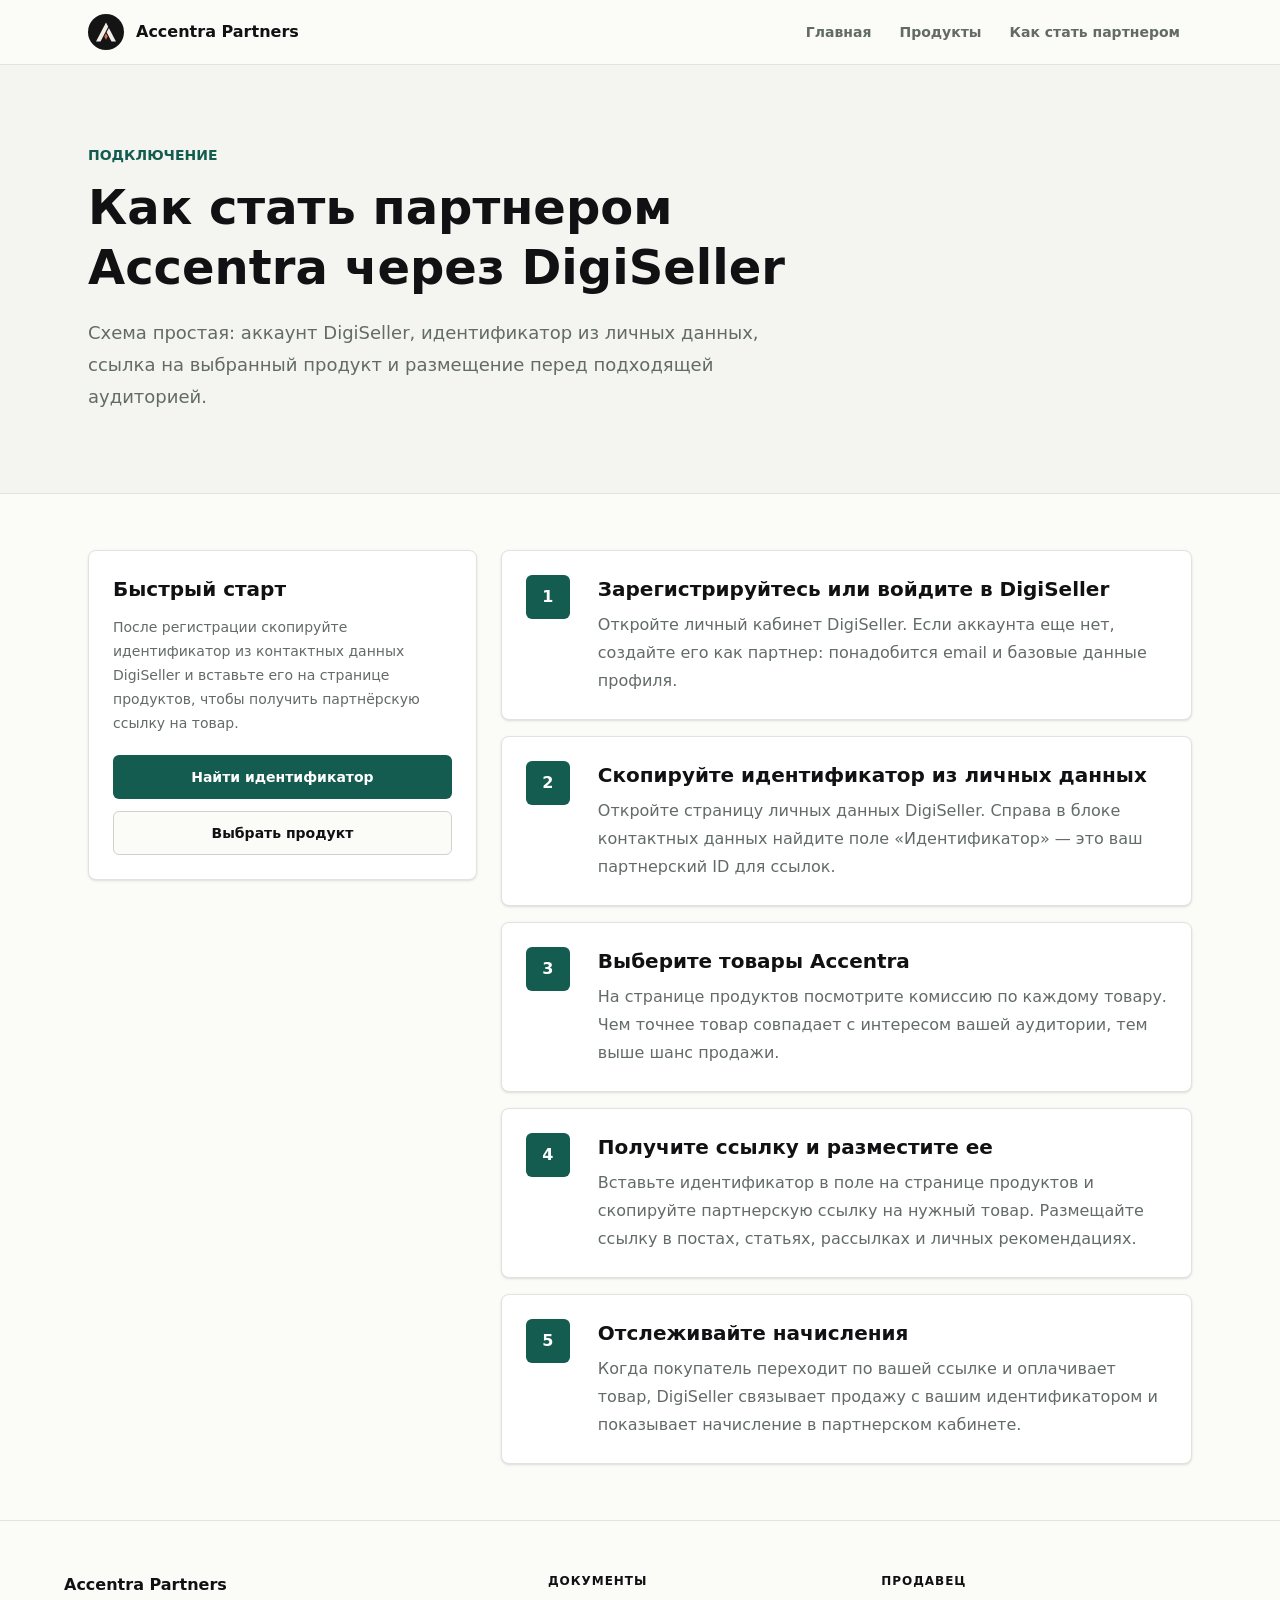
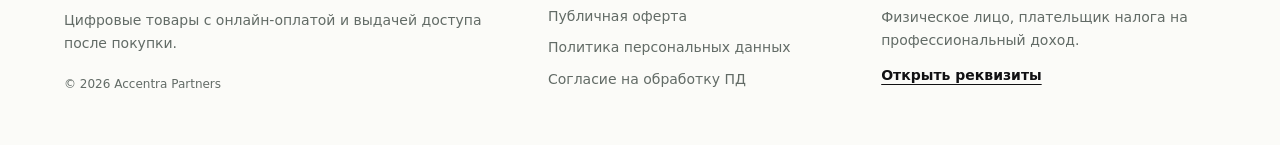
<file: guide/index.html>
<!DOCTYPE html><html lang="ru"><head><meta charSet="utf-8"/><meta name="viewport" content="width=device-width, initial-scale=1"/><link rel="preload" href="/_next/static/media/GeistMonoVF-s.p.0ifhplp~93ddj.woff" as="font" crossorigin="" type="font/woff"/><link rel="preload" href="/_next/static/media/GeistVF-s.p.04dvp7dj03si8.woff" as="font" crossorigin="" type="font/woff"/><link rel="preload" as="image" href="/logo.svg"/><link rel="stylesheet" href="/_next/static/chunks/0vv63orktce~_.css" data-precedence="next"/><link rel="preload" as="script" fetchPriority="low" href="/_next/static/chunks/0gnnoo.9_g~yu.js"/><script src="/_next/static/chunks/0y_6-2kwmclzq.js" async=""></script><script src="/_next/static/chunks/0p.7-0dcf3~wg.js" async=""></script><script src="/_next/static/chunks/turbopack-0tnj8t~-j.1qz.js" async=""></script><script src="/_next/static/chunks/0846ppw~iefqx.js" async=""></script><script src="/_next/static/chunks/0glpxc-ez8yv-.js" async=""></script><script src="/_next/static/chunks/0lzp56-wzf4i0.js" async=""></script><meta name="next-size-adjust" content=""/><title>Как подключиться — Accentra Partners</title><meta name="description" content="Пошаговая инструкция подключения к партнерской программе Accentra через DigiSeller."/><meta name="yandex-verification" content="3810a843afc384e1"/><link rel="shortcut icon" href="/favicon.ico" type="image/x-icon"/><link rel="icon" href="/favicon.ico?favicon.0-gzdo0tdrnai.ico" sizes="256x256" type="image/x-icon"/><link rel="icon" href="/favicon.ico" type="image/x-icon" sizes="any"/><script src="/_next/static/chunks/03~yq9q893hmn.js" noModule=""></script></head><body class="geistsans_d025f23b-module__pVU9za__variable geistmono_df95d851-module__BUNP1W__variable min-h-dvh"><div hidden=""><!--$--><!--/$--></div><div class="min-h-dvh bg-background"><header class="sticky top-0 z-50 border-b border-border bg-background/88 backdrop-blur-xl"><div class="mx-auto flex min-h-16 max-w-6xl flex-wrap items-center justify-between gap-x-4 px-4 py-2 sm:flex-nowrap sm:px-6 sm:py-0"><a href="/" class="flex items-center gap-3 text-base font-semibold text-foreground" aria-label="Accentra Partners"><img alt="" width="36" height="36" decoding="async" data-nimg="1" class="size-9 rounded-md" style="color:transparent" src="/logo.svg"/><span class="hidden sm:inline">Accentra Partners</span><span class="sm:hidden">Partners</span></a><nav class="grid w-full grid-cols-3 gap-1 border-t border-border pt-2 text-center text-xs font-semibold text-muted-foreground sm:flex sm:w-auto sm:items-center sm:border-t-0 sm:pt-0 sm:text-sm"><a href="/" class="rounded-md px-3 py-2 transition hover:bg-secondary hover:text-foreground">Главная</a><a href="/products/" class="rounded-md px-3 py-2 transition hover:bg-secondary hover:text-foreground">Продукты</a><a href="/guide/" class="rounded-md px-3 py-2 transition hover:bg-secondary hover:text-foreground">Как стать партнером</a></nav></div></header><main><section class="border-b border-border bg-secondary/55"><div class="mx-auto max-w-6xl px-4 py-16 sm:px-6 sm:py-20"><p class="text-sm font-semibold uppercase tracking-normal text-primary">Подключение</p><h1 class="mt-3 max-w-3xl text-4xl font-semibold leading-tight tracking-normal text-foreground sm:text-5xl">Как стать партнером Accentra через DigiSeller</h1><p class="mt-5 max-w-2xl text-lg leading-8 text-muted-foreground">Схема простая: аккаунт DigiSeller, идентификатор из личных данных, ссылка на выбранный продукт и размещение перед подходящей аудиторией.</p></div></section><section class="mx-auto grid max-w-6xl gap-6 px-4 py-14 sm:px-6 lg:grid-cols-[0.72fr_1.28fr]"><aside class="rounded-lg border border-border bg-card p-6 shadow-sm lg:sticky lg:top-24 lg:self-start"><h2 class="text-xl font-semibold tracking-normal">Быстрый старт</h2><p class="mt-3 text-sm leading-6 text-muted-foreground">После регистрации скопируйте идентификатор из контактных данных DigiSeller и вставьте его на странице продуктов, чтобы получить партнёрскую ссылку на товар.</p><div class="mt-5 grid gap-3"><a href="https://my.digiseller.com/inside/my_info.asp" class="inline-flex h-11 items-center justify-center rounded-md bg-primary px-4 text-sm font-semibold text-primary-foreground transition hover:bg-primary/90" target="_blank" rel="noreferrer">Найти идентификатор</a><a href="/products/" class="inline-flex h-11 items-center justify-center rounded-md border border-input bg-background px-4 text-sm font-semibold text-foreground transition hover:bg-secondary">Выбрать продукт</a></div></aside><div class="grid gap-4"><article class="grid gap-4 rounded-lg border border-border bg-card p-6 shadow-sm sm:grid-cols-[3.5rem_1fr]"><div class="flex size-11 items-center justify-center rounded-md bg-primary text-base font-semibold text-primary-foreground">1</div><div><h2 class="text-xl font-semibold tracking-normal text-foreground">Зарегистрируйтесь или войдите в DigiSeller</h2><p class="mt-2 text-base leading-7 text-muted-foreground">Откройте личный кабинет DigiSeller. Если аккаунта еще нет, создайте его как партнер: понадобится email и базовые данные профиля.</p></div></article><article class="grid gap-4 rounded-lg border border-border bg-card p-6 shadow-sm sm:grid-cols-[3.5rem_1fr]"><div class="flex size-11 items-center justify-center rounded-md bg-primary text-base font-semibold text-primary-foreground">2</div><div><h2 class="text-xl font-semibold tracking-normal text-foreground">Скопируйте идентификатор из личных данных</h2><p class="mt-2 text-base leading-7 text-muted-foreground">Откройте страницу личных данных DigiSeller. Справа в блоке контактных данных найдите поле «Идентификатор» — это ваш партнерский ID для ссылок.</p></div></article><article class="grid gap-4 rounded-lg border border-border bg-card p-6 shadow-sm sm:grid-cols-[3.5rem_1fr]"><div class="flex size-11 items-center justify-center rounded-md bg-primary text-base font-semibold text-primary-foreground">3</div><div><h2 class="text-xl font-semibold tracking-normal text-foreground">Выберите товары Accentra</h2><p class="mt-2 text-base leading-7 text-muted-foreground">На странице продуктов посмотрите комиссию по каждому товару. Чем точнее товар совпадает с интересом вашей аудитории, тем выше шанс продажи.</p></div></article><article class="grid gap-4 rounded-lg border border-border bg-card p-6 shadow-sm sm:grid-cols-[3.5rem_1fr]"><div class="flex size-11 items-center justify-center rounded-md bg-primary text-base font-semibold text-primary-foreground">4</div><div><h2 class="text-xl font-semibold tracking-normal text-foreground">Получите ссылку и разместите ее</h2><p class="mt-2 text-base leading-7 text-muted-foreground">Вставьте идентификатор в поле на странице продуктов и скопируйте партнерскую ссылку на нужный товар. Размещайте ссылку в постах, статьях, рассылках и личных рекомендациях.</p></div></article><article class="grid gap-4 rounded-lg border border-border bg-card p-6 shadow-sm sm:grid-cols-[3.5rem_1fr]"><div class="flex size-11 items-center justify-center rounded-md bg-primary text-base font-semibold text-primary-foreground">5</div><div><h2 class="text-xl font-semibold tracking-normal text-foreground">Отслеживайте начисления</h2><p class="mt-2 text-base leading-7 text-muted-foreground">Когда покупатель переходит по вашей ссылке и оплачивает товар, DigiSeller связывает продажу с вашим идентификатором и показывает начисление в партнерском кабинете.</p></div></article></div></section></main></div><!--$--><!--/$--><footer class="legal-footer border-t border-border bg-background text-sm text-muted-foreground "><style>
        .legal-footer {
          padding: 2.75rem 1rem;
        }

        .legal-footer__inner {
          display: grid;
          gap: 2rem;
          max-width: 72rem;
          margin: 0 auto;
        }

        .legal-footer__title {
          color: var(--foreground);
          font-size: 1rem;
          font-weight: 650;
          line-height: 1.5;
        }

        .legal-footer__text {
          max-width: 28rem;
          margin-top: 0.75rem;
          line-height: 1.65;
        }

        .legal-footer__meta {
          margin-top: 1.25rem;
          font-size: 0.75rem;
          line-height: 1.5;
        }

        .legal-footer__label {
          color: var(--foreground);
          font-size: 0.75rem;
          font-weight: 700;
          letter-spacing: 0.08em;
          line-height: 1.4;
          text-transform: uppercase;
        }

        .legal-footer__links {
          display: flex;
          flex-direction: column;
          align-items: flex-start;
          gap: 0.7rem;
          margin-top: 1rem;
        }

        .legal-footer__link {
          color: inherit;
          line-height: 1.45;
          text-decoration: none;
          transition: color 160ms ease;
        }

        .legal-footer__link:hover {
          color: var(--foreground);
        }

        .legal-footer__seller {
          margin-top: 1rem;
          line-height: 1.65;
        }

        .legal-footer__requisites {
          display: inline-flex;
          margin-top: 0.8rem;
          color: var(--foreground);
          font-weight: 600;
          text-decoration: underline;
          text-underline-offset: 4px;
          transition: color 160ms ease;
        }

        .legal-footer__requisites:hover {
          color: var(--muted-foreground);
        }

        @media (min-width: 768px) {
          .legal-footer {
            padding: 3.25rem 1.5rem;
          }

          .legal-footer__inner {
            grid-template-columns: minmax(0, 1.35fr) minmax(0, 0.9fr) minmax(0, 1fr);
            align-items: start;
          }
        }
      </style><div class="legal-footer__inner"><div><p class="legal-footer__title">Accentra Partners</p><p class="legal-footer__text">Цифровые товары с онлайн-оплатой и выдачей доступа после покупки.</p><p class="legal-footer__meta">© <!-- -->2026<!-- --> <!-- -->Accentra Partners</p></div><nav aria-label="Юридические документы"><p class="legal-footer__label">Документы</p><div class="legal-footer__links"><a href="https://accentra.ru/legal/offer/" target="_blank" rel="noreferrer" class="legal-footer__link">Публичная оферта</a><a href="https://accentra.ru/legal/privacy/" target="_blank" rel="noreferrer" class="legal-footer__link">Политика персональных данных</a><a href="https://accentra.ru/legal/personal-data-consent/" target="_blank" rel="noreferrer" class="legal-footer__link">Согласие на обработку ПД</a></div></nav><div><p class="legal-footer__label">Продавец</p><p class="legal-footer__seller">Физическое лицо, плательщик налога на профессиональный доход.</p><a href="https://accentra.ru/contacts/" target="_blank" rel="noreferrer" class="legal-footer__requisites">Открыть реквизиты</a></div></div></footer><script src="/_next/static/chunks/0gnnoo.9_g~yu.js" id="_R_" async=""></script><script>(self.__next_f=self.__next_f||[]).push([0])</script><script>self.__next_f.push([1,"1:\"$Sreact.fragment\"\n2:I[5233,[\"/_next/static/chunks/0846ppw~iefqx.js\",\"/_next/static/chunks/0glpxc-ez8yv-.js\"],\"default\"]\n3:I[73632,[\"/_next/static/chunks/0846ppw~iefqx.js\",\"/_next/static/chunks/0glpxc-ez8yv-.js\"],\"default\"]\na:I[51709,[\"/_next/static/chunks/0846ppw~iefqx.js\",\"/_next/static/chunks/0glpxc-ez8yv-.js\"],\"default\",1]\n:HL[\"/_next/static/chunks/0vv63orktce~_.css\",\"style\"]\n:HL[\"/_next/static/media/GeistMonoVF-s.p.0ifhplp~93ddj.woff\",\"font\",{\"crossOrigin\":\"\",\"type\":\"font/woff\"}]\n:HL[\"/_next/static/media/GeistVF-s.p.04dvp7dj03si8.woff\",\"font\",{\"crossOrigin\":\"\",\"type\":\"font/woff\"}]\n4:T820,"])</script><script>self.__next_f.push([1,"\n        .legal-footer {\n          padding: 2.75rem 1rem;\n        }\n\n        .legal-footer__inner {\n          display: grid;\n          gap: 2rem;\n          max-width: 72rem;\n          margin: 0 auto;\n        }\n\n        .legal-footer__title {\n          color: var(--foreground);\n          font-size: 1rem;\n          font-weight: 650;\n          line-height: 1.5;\n        }\n\n        .legal-footer__text {\n          max-width: 28rem;\n          margin-top: 0.75rem;\n          line-height: 1.65;\n        }\n\n        .legal-footer__meta {\n          margin-top: 1.25rem;\n          font-size: 0.75rem;\n          line-height: 1.5;\n        }\n\n        .legal-footer__label {\n          color: var(--foreground);\n          font-size: 0.75rem;\n          font-weight: 700;\n          letter-spacing: 0.08em;\n          line-height: 1.4;\n          text-transform: uppercase;\n        }\n\n        .legal-footer__links {\n          display: flex;\n          flex-direction: column;\n          align-items: flex-start;\n          gap: 0.7rem;\n          margin-top: 1rem;\n        }\n\n        .legal-footer__link {\n          color: inherit;\n          line-height: 1.45;\n          text-decoration: none;\n          transition: color 160ms ease;\n        }\n\n        .legal-footer__link:hover {\n          color: var(--foreground);\n        }\n\n        .legal-footer__seller {\n          margin-top: 1rem;\n          line-height: 1.65;\n        }\n\n        .legal-footer__requisites {\n          display: inline-flex;\n          margin-top: 0.8rem;\n          color: var(--foreground);\n          font-weight: 600;\n          text-decoration: underline;\n          text-underline-offset: 4px;\n          transition: color 160ms ease;\n        }\n\n        .legal-footer__requisites:hover {\n          color: var(--muted-foreground);\n        }\n\n        @media (min-width: 768px) {\n          .legal-footer {\n            padding: 3.25rem 1.5rem;\n          }\n\n          .legal-footer__inner {\n            grid-template-columns: minmax(0, 1.35fr) minmax(0, 0.9fr) minmax(0, 1fr);\n            align-items: start;\n          }\n        }\n      "])</script><script>self.__next_f.push([1,"0:{\"P\":null,\"c\":[\"\",\"guide\",\"\"],\"q\":\"\",\"i\":false,\"f\":[[[\"\",{\"children\":[\"guide\",{\"children\":[\"__PAGE__\",{}]}]},\"$undefined\",\"$undefined\",16],[[\"$\",\"$1\",\"c\",{\"children\":[[[\"$\",\"link\",\"0\",{\"rel\":\"stylesheet\",\"href\":\"/_next/static/chunks/0vv63orktce~_.css\",\"precedence\":\"next\",\"crossOrigin\":\"$undefined\",\"nonce\":\"$undefined\"}],[\"$\",\"script\",\"script-0\",{\"src\":\"/_next/static/chunks/0846ppw~iefqx.js\",\"async\":true,\"nonce\":\"$undefined\"}],[\"$\",\"script\",\"script-1\",{\"src\":\"/_next/static/chunks/0glpxc-ez8yv-.js\",\"async\":true,\"nonce\":\"$undefined\"}]],[\"$\",\"html\",null,{\"lang\":\"ru\",\"children\":[\"$\",\"body\",null,{\"className\":\"geistsans_d025f23b-module__pVU9za__variable geistmono_df95d851-module__BUNP1W__variable min-h-dvh\",\"children\":[[\"$\",\"$L2\",null,{\"parallelRouterKey\":\"children\",\"error\":\"$undefined\",\"errorStyles\":\"$undefined\",\"errorScripts\":\"$undefined\",\"template\":[\"$\",\"$L3\",null,{}],\"templateStyles\":\"$undefined\",\"templateScripts\":\"$undefined\",\"notFound\":[[[\"$\",\"title\",null,{\"children\":\"404: This page could not be found.\"}],[\"$\",\"div\",null,{\"style\":{\"fontFamily\":\"system-ui,\\\"Segoe UI\\\",Roboto,Helvetica,Arial,sans-serif,\\\"Apple Color Emoji\\\",\\\"Segoe UI Emoji\\\"\",\"height\":\"100vh\",\"textAlign\":\"center\",\"display\":\"flex\",\"flexDirection\":\"column\",\"alignItems\":\"center\",\"justifyContent\":\"center\"},\"children\":[\"$\",\"div\",null,{\"children\":[[\"$\",\"style\",null,{\"dangerouslySetInnerHTML\":{\"__html\":\"body{color:#000;background:#fff;margin:0}.next-error-h1{border-right:1px solid rgba(0,0,0,.3)}@media (prefers-color-scheme:dark){body{color:#fff;background:#000}.next-error-h1{border-right:1px solid rgba(255,255,255,.3)}}\"}}],[\"$\",\"h1\",null,{\"className\":\"next-error-h1\",\"style\":{\"display\":\"inline-block\",\"margin\":\"0 20px 0 0\",\"padding\":\"0 23px 0 0\",\"fontSize\":24,\"fontWeight\":500,\"verticalAlign\":\"top\",\"lineHeight\":\"49px\"},\"children\":404}],[\"$\",\"div\",null,{\"style\":{\"display\":\"inline-block\"},\"children\":[\"$\",\"h2\",null,{\"style\":{\"fontSize\":14,\"fontWeight\":400,\"lineHeight\":\"49px\",\"margin\":0},\"children\":\"This page could not be found.\"}]}]]}]}]],[]],\"forbidden\":\"$undefined\",\"unauthorized\":\"$undefined\"}],[\"$\",\"footer\",null,{\"className\":\"legal-footer border-t border-border bg-background text-sm text-muted-foreground \",\"children\":[[\"$\",\"style\",null,{\"children\":\"$4\"}],\"$L5\"]}]]}]}]]}],{\"children\":[\"$L6\",{\"children\":[\"$L7\",{},null,false,null]},null,false,\"$@8\"]},null,false,null],\"$L9\",false]],\"m\":\"$undefined\",\"G\":[\"$a\",[\"$Lb\"]],\"S\":true,\"h\":null,\"s\":\"$undefined\",\"l\":\"$undefined\",\"p\":\"$undefined\",\"d\":\"$undefined\",\"b\":\"XQr1QDch3aMD_HKZhsgZB\"}\n"])</script><script>self.__next_f.push([1,"c:I[39876,[\"/_next/static/chunks/0846ppw~iefqx.js\",\"/_next/static/chunks/0glpxc-ez8yv-.js\",\"/_next/static/chunks/0lzp56-wzf4i0.js\"],\"Image\"]\n15:I[83775,[\"/_next/static/chunks/0846ppw~iefqx.js\",\"/_next/static/chunks/0glpxc-ez8yv-.js\"],\"ViewportBoundary\"]\n17:I[83775,[\"/_next/static/chunks/0846ppw~iefqx.js\",\"/_next/static/chunks/0glpxc-ez8yv-.js\"],\"MetadataBoundary\"]\n18:\"$Sreact.suspense\"\n"])</script><script>self.__next_f.push([1,"5:[\"$\",\"div\",null,{\"className\":\"legal-footer__inner\",\"children\":[[\"$\",\"div\",null,{\"children\":[[\"$\",\"p\",null,{\"className\":\"legal-footer__title\",\"children\":\"Accentra Partners\"}],[\"$\",\"p\",null,{\"className\":\"legal-footer__text\",\"children\":\"Цифровые товары с онлайн-оплатой и выдачей доступа после покупки.\"}],[\"$\",\"p\",null,{\"className\":\"legal-footer__meta\",\"children\":[\"© \",2026,\" \",\"Accentra Partners\"]}]]}],[\"$\",\"nav\",null,{\"aria-label\":\"Юридические документы\",\"children\":[[\"$\",\"p\",null,{\"className\":\"legal-footer__label\",\"children\":\"Документы\"}],[\"$\",\"div\",null,{\"className\":\"legal-footer__links\",\"children\":[[\"$\",\"a\",\"/legal/offer/\",{\"href\":\"https://accentra.ru/legal/offer/\",\"target\":\"_blank\",\"rel\":\"noreferrer\",\"className\":\"legal-footer__link\",\"children\":\"Публичная оферта\"}],[\"$\",\"a\",\"/legal/privacy/\",{\"href\":\"https://accentra.ru/legal/privacy/\",\"target\":\"_blank\",\"rel\":\"noreferrer\",\"className\":\"legal-footer__link\",\"children\":\"Политика персональных данных\"}],[\"$\",\"a\",\"/legal/personal-data-consent/\",{\"href\":\"https://accentra.ru/legal/personal-data-consent/\",\"target\":\"_blank\",\"rel\":\"noreferrer\",\"className\":\"legal-footer__link\",\"children\":\"Согласие на обработку ПД\"}]]}]]}],[\"$\",\"div\",null,{\"children\":[[\"$\",\"p\",null,{\"className\":\"legal-footer__label\",\"children\":\"Продавец\"}],[\"$\",\"p\",null,{\"className\":\"legal-footer__seller\",\"children\":\"Физическое лицо, плательщик налога на профессиональный доход.\"}],[\"$\",\"a\",null,{\"href\":\"https://accentra.ru/contacts/\",\"target\":\"_blank\",\"rel\":\"noreferrer\",\"className\":\"legal-footer__requisites\",\"children\":\"Открыть реквизиты\"}]]}]]}]\n"])</script><script>self.__next_f.push([1,"6:[\"$\",\"$1\",\"c\",{\"children\":[null,[\"$\",\"$L2\",null,{\"parallelRouterKey\":\"children\",\"error\":\"$undefined\",\"errorStyles\":\"$undefined\",\"errorScripts\":\"$undefined\",\"template\":[\"$\",\"$L3\",null,{}],\"templateStyles\":\"$undefined\",\"templateScripts\":\"$undefined\",\"notFound\":\"$undefined\",\"forbidden\":\"$undefined\",\"unauthorized\":\"$undefined\"}]]}]\n"])</script><script>self.__next_f.push([1,"7:[\"$\",\"$1\",\"c\",{\"children\":[[\"$\",\"div\",null,{\"className\":\"min-h-dvh bg-background\",\"children\":[[\"$\",\"header\",null,{\"className\":\"sticky top-0 z-50 border-b border-border bg-background/88 backdrop-blur-xl\",\"children\":[\"$\",\"div\",null,{\"className\":\"mx-auto flex min-h-16 max-w-6xl flex-wrap items-center justify-between gap-x-4 px-4 py-2 sm:flex-nowrap sm:px-6 sm:py-0\",\"children\":[[\"$\",\"a\",null,{\"href\":\"/\",\"className\":\"flex items-center gap-3 text-base font-semibold text-foreground\",\"aria-label\":\"Accentra Partners\",\"children\":[[\"$\",\"$Lc\",null,{\"src\":\"/logo.svg\",\"alt\":\"\",\"width\":36,\"height\":36,\"className\":\"size-9 rounded-md\",\"priority\":true}],[\"$\",\"span\",null,{\"className\":\"hidden sm:inline\",\"children\":\"Accentra Partners\"}],[\"$\",\"span\",null,{\"className\":\"sm:hidden\",\"children\":\"Partners\"}]]}],[\"$\",\"nav\",null,{\"className\":\"grid w-full grid-cols-3 gap-1 border-t border-border pt-2 text-center text-xs font-semibold text-muted-foreground sm:flex sm:w-auto sm:items-center sm:border-t-0 sm:pt-0 sm:text-sm\",\"children\":[[\"$\",\"a\",\"/\",{\"href\":\"/\",\"className\":\"rounded-md px-3 py-2 transition hover:bg-secondary hover:text-foreground\",\"children\":\"Главная\"}],[\"$\",\"a\",\"/products/\",{\"href\":\"/products/\",\"className\":\"rounded-md px-3 py-2 transition hover:bg-secondary hover:text-foreground\",\"children\":\"Продукты\"}],[\"$\",\"a\",\"/guide/\",{\"href\":\"/guide/\",\"className\":\"rounded-md px-3 py-2 transition hover:bg-secondary hover:text-foreground\",\"children\":\"Как стать партнером\"}]]}]]}]}],[\"$\",\"main\",null,{\"children\":[[\"$\",\"section\",null,{\"className\":\"border-b border-border bg-secondary/55\",\"children\":[\"$\",\"div\",null,{\"className\":\"mx-auto max-w-6xl px-4 py-16 sm:px-6 sm:py-20\",\"children\":[[\"$\",\"p\",null,{\"className\":\"text-sm font-semibold uppercase tracking-normal text-primary\",\"children\":\"Подключение\"}],[\"$\",\"h1\",null,{\"className\":\"mt-3 max-w-3xl text-4xl font-semibold leading-tight tracking-normal text-foreground sm:text-5xl\",\"children\":\"Как стать партнером Accentra через DigiSeller\"}],[\"$\",\"p\",null,{\"className\":\"mt-5 max-w-2xl text-lg leading-8 text-muted-foreground\",\"children\":\"Схема простая: аккаунт DigiSeller, идентификатор из личных данных, ссылка на выбранный продукт и размещение перед подходящей аудиторией.\"}]]}]}],[\"$\",\"section\",null,{\"className\":\"mx-auto grid max-w-6xl gap-6 px-4 py-14 sm:px-6 lg:grid-cols-[0.72fr_1.28fr]\",\"children\":[[\"$\",\"aside\",null,{\"className\":\"rounded-lg border border-border bg-card p-6 shadow-sm lg:sticky lg:top-24 lg:self-start\",\"children\":[[\"$\",\"h2\",null,{\"className\":\"text-xl font-semibold tracking-normal\",\"children\":\"Быстрый старт\"}],[\"$\",\"p\",null,{\"className\":\"mt-3 text-sm leading-6 text-muted-foreground\",\"children\":\"После регистрации скопируйте идентификатор из контактных данных DigiSeller и вставьте его на странице продуктов, чтобы получить партнёрскую ссылку на товар.\"}],[\"$\",\"div\",null,{\"className\":\"mt-5 grid gap-3\",\"children\":[[\"$\",\"a\",null,{\"href\":\"https://my.digiseller.com/inside/my_info.asp\",\"className\":\"inline-flex h-11 items-center justify-center rounded-md bg-primary px-4 text-sm font-semibold text-primary-foreground transition hover:bg-primary/90\",\"target\":\"_blank\",\"rel\":\"noreferrer\",\"children\":\"Найти идентификатор\"}],[\"$\",\"a\",null,{\"href\":\"/products/\",\"className\":\"inline-flex h-11 items-center justify-center rounded-md border border-input bg-background px-4 text-sm font-semibold text-foreground transition hover:bg-secondary\",\"children\":\"Выбрать продукт\"}]]}]]}],[\"$\",\"div\",null,{\"className\":\"grid gap-4\",\"children\":[[\"$\",\"article\",\"Зарегистрируйтесь или войдите в DigiSeller\",{\"className\":\"grid gap-4 rounded-lg border border-border bg-card p-6 shadow-sm sm:grid-cols-[3.5rem_1fr]\",\"children\":[[\"$\",\"div\",null,{\"className\":\"flex size-11 items-center justify-center rounded-md bg-primary text-base font-semibold text-primary-foreground\",\"children\":1}],[\"$\",\"div\",null,{\"children\":[[\"$\",\"h2\",null,{\"className\":\"text-xl font-semibold tracking-normal text-foreground\",\"children\":\"Зарегистрируйтесь или войдите в DigiSeller\"}],\"$Ld\"]}]]}],\"$Le\",\"$Lf\",\"$L10\",\"$L11\"]}]]}]]}]]}],[\"$L12\"],\"$L13\"]}]\n"])</script><script>self.__next_f.push([1,"14:[]\n8:\"$W14\"\n9:[\"$\",\"$1\",\"h\",{\"children\":[null,[\"$\",\"$L15\",null,{\"children\":\"$L16\"}],[\"$\",\"div\",null,{\"hidden\":true,\"children\":[\"$\",\"$L17\",null,{\"children\":[\"$\",\"$18\",null,{\"name\":\"Next.Metadata\",\"children\":\"$L19\"}]}]}],[\"$\",\"meta\",null,{\"name\":\"next-size-adjust\",\"content\":\"\"}]]}]\nb:[\"$\",\"link\",\"0\",{\"rel\":\"stylesheet\",\"href\":\"/_next/static/chunks/0vv63orktce~_.css\",\"precedence\":\"next\",\"crossOrigin\":\"$undefined\",\"nonce\":\"$undefined\"}]\n"])</script><script>self.__next_f.push([1,"1a:I[83775,[\"/_next/static/chunks/0846ppw~iefqx.js\",\"/_next/static/chunks/0glpxc-ez8yv-.js\"],\"OutletBoundary\"]\nd:[\"$\",\"p\",null,{\"className\":\"mt-2 text-base leading-7 text-muted-foreground\",\"children\":\"Откройте личный кабинет DigiSeller. Если аккаунта еще нет, создайте его как партнер: понадобится email и базовые данные профиля.\"}]\ne:[\"$\",\"article\",\"Скопируйте идентификатор из личных данных\",{\"className\":\"grid gap-4 rounded-lg border border-border bg-card p-6 shadow-sm sm:grid-cols-[3.5rem_1fr]\",\"children\":[[\"$\",\"div\",null,{\"className\":\"flex size-11 items-center justify-center rounded-md bg-primary text-base font-semibold text-primary-foreground\",\"children\":2}],[\"$\",\"div\",null,{\"children\":[[\"$\",\"h2\",null,{\"className\":\"text-xl font-semibold tracking-normal text-foreground\",\"children\":\"Скопируйте идентификатор из личных данных\"}],[\"$\",\"p\",null,{\"className\":\"mt-2 text-base leading-7 text-muted-foreground\",\"children\":\"Откройте страницу личных данных DigiSeller. Справа в блоке контактных данных найдите поле «Идентификатор» — это ваш партнерский ID для ссылок.\"}]]}]]}]\nf:[\"$\",\"article\",\"Выберите товары Accentra\",{\"className\":\"grid gap-4 rounded-lg border border-border bg-card p-6 shadow-sm sm:grid-cols-[3.5rem_1fr]\",\"children\":[[\"$\",\"div\",null,{\"className\":\"flex size-11 items-center justify-center rounded-md bg-primary text-base font-semibold text-primary-foreground\",\"children\":3}],[\"$\",\"div\",null,{\"children\":[[\"$\",\"h2\",null,{\"className\":\"text-xl font-semibold tracking-normal text-foreground\",\"children\":\"Выберите товары Accentra\"}],[\"$\",\"p\",null,{\"className\":\"mt-2 text-base leading-7 text-muted-foreground\",\"children\":\"На странице продуктов посмотрите комиссию по каждому товару. Чем точнее товар совпадает с интересом вашей аудитории, тем выше шанс продажи.\"}]]}]]}]\n10:[\"$\",\"article\",\"Получите ссылку и разместите ее\",{\"className\":\"grid gap-4 rounded-lg border border-border bg-card p-6 shadow-sm sm:grid-cols-[3.5rem_1fr]\",\"children\":[[\"$\",\"div\",null,{\"className\":\"flex size-11 items-center justify-center rounded-md bg-primary text-base font-semibold text-primary-foreground\",\"children\":4}],[\"$\",\"div\",null,{\"children\":[[\"$\",\"h2\",null,{\"className\":\"text-xl font-semibold tracking-normal text-foreground\",\"children\":\"Получите ссылку и разместите ее\"}],[\"$\",\"p\",null,{\"className\":\"mt-2 text-base leading-7 text-muted-foreground\",\"children\":\"Вставьте идентификатор в поле на странице продуктов и скопируйте партнерскую ссылку на нужный товар. Размещайте ссылку в постах, статьях, рассылках и личных рекомендациях.\"}]]}]]}]\n11:[\"$\",\"article\",\"Отслеживайте начисления\",{\"className\":\"grid gap-4 rounded-lg border border-border bg-card p-6 shadow-sm sm:grid-cols-[3.5rem_1fr]\",\"children\":[[\"$\",\"div\",null,{\"className\":\"flex size-11 items-center justify-center rounded-md bg-primary text-base font-semibold text-primary-foreground\",\"children\":5}],[\"$\",\"div\",null,{\"children\":[[\"$\",\"h2\",null,{\"className\":\"text-xl font-semibold tracking-normal text-foreground\",\"children\":\"Отслеживайте начисления\"}],[\"$\",\"p\",null,{\"className\":\"mt-2 text-base leading-7 text-muted-foreground\",\"children\":\"Когда покупатель переходит по вашей ссылке и оплачивает товар, DigiSeller связывает продажу с вашим идентификатором и показывает начисление в партнерском кабинете.\"}]]}]]}]\n12:[\"$\",\"script\",\"script-"])</script><script>self.__next_f.push([1,"0\",{\"src\":\"/_next/static/chunks/0lzp56-wzf4i0.js\",\"async\":true,\"nonce\":\"$undefined\"}]\n13:[\"$\",\"$L1a\",null,{\"children\":[\"$\",\"$18\",null,{\"name\":\"Next.MetadataOutlet\",\"children\":\"$@1b\"}]}]\n"])</script><script>self.__next_f.push([1,"16:[[\"$\",\"meta\",\"0\",{\"charSet\":\"utf-8\"}],[\"$\",\"meta\",\"1\",{\"name\":\"viewport\",\"content\":\"width=device-width, initial-scale=1\"}]]\n"])</script><script>self.__next_f.push([1,"1c:I[31415,[\"/_next/static/chunks/0846ppw~iefqx.js\",\"/_next/static/chunks/0glpxc-ez8yv-.js\"],\"IconMark\"]\n19:[[\"$\",\"title\",\"0\",{\"children\":\"Как подключиться — Accentra Partners\"}],[\"$\",\"meta\",\"1\",{\"name\":\"description\",\"content\":\"Пошаговая инструкция подключения к партнерской программе Accentra через DigiSeller.\"}],[\"$\",\"meta\",\"2\",{\"name\":\"yandex-verification\",\"content\":\"3810a843afc384e1\"}],[\"$\",\"link\",\"3\",{\"rel\":\"shortcut icon\",\"href\":\"/favicon.ico\",\"type\":\"image/x-icon\"}],[\"$\",\"link\",\"4\",{\"rel\":\"icon\",\"href\":\"/favicon.ico?favicon.0-gzdo0tdrnai.ico\",\"sizes\":\"256x256\",\"type\":\"image/x-icon\"}],[\"$\",\"link\",\"5\",{\"rel\":\"icon\",\"href\":\"/favicon.ico\",\"type\":\"image/x-icon\",\"sizes\":\"any\"}],[\"$\",\"$L1c\",\"6\",{}]]\n1b:null\n"])</script></body></html>
</file>
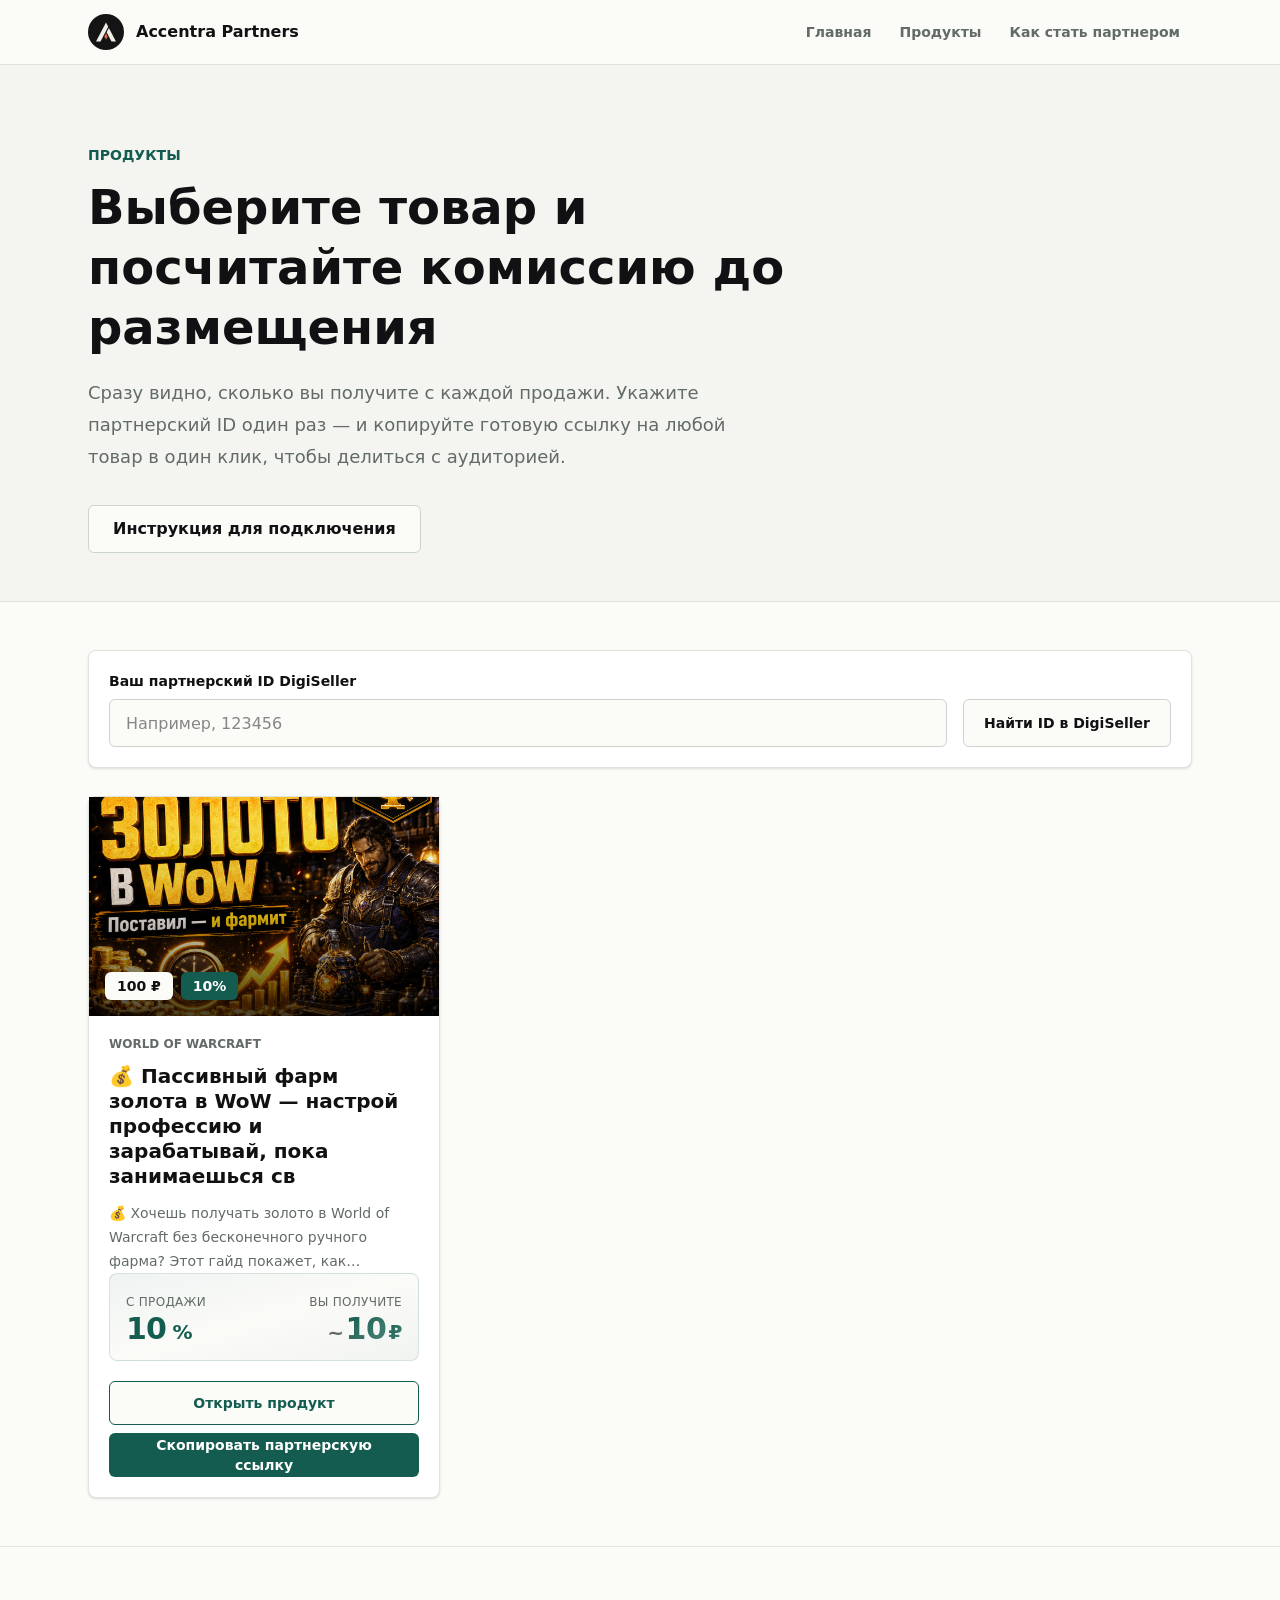
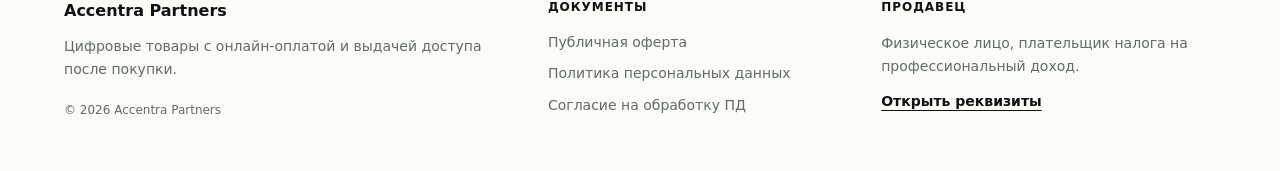
<file: products/index.html>
<!DOCTYPE html><html lang="ru"><head><meta charSet="utf-8"/><meta name="viewport" content="width=device-width, initial-scale=1"/><link rel="preload" href="/_next/static/media/GeistMonoVF-s.p.0ifhplp~93ddj.woff" as="font" crossorigin="" type="font/woff"/><link rel="preload" href="/_next/static/media/GeistVF-s.p.04dvp7dj03si8.woff" as="font" crossorigin="" type="font/woff"/><link rel="preload" as="image" href="/logo.svg"/><link rel="stylesheet" href="/_next/static/chunks/0vv63orktce~_.css" data-precedence="next"/><link rel="preload" as="script" fetchPriority="low" href="/_next/static/chunks/0gnnoo.9_g~yu.js"/><script src="/_next/static/chunks/0y_6-2kwmclzq.js" async=""></script><script src="/_next/static/chunks/0p.7-0dcf3~wg.js" async=""></script><script src="/_next/static/chunks/turbopack-0tnj8t~-j.1qz.js" async=""></script><script src="/_next/static/chunks/0846ppw~iefqx.js" async=""></script><script src="/_next/static/chunks/0glpxc-ez8yv-.js" async=""></script><script src="/_next/static/chunks/12o_36i_s-.ot.js" async=""></script><meta name="next-size-adjust" content=""/><title>Продукты — Accentra Partners</title><meta name="description" content="Товары Accentra с партнерской комиссией и расчетом заработка с продажи."/><meta name="yandex-verification" content="3810a843afc384e1"/><link rel="shortcut icon" href="/favicon.ico" type="image/x-icon"/><link rel="icon" href="/favicon.ico?favicon.0-gzdo0tdrnai.ico" sizes="256x256" type="image/x-icon"/><link rel="icon" href="/favicon.ico" type="image/x-icon" sizes="any"/><script src="/_next/static/chunks/03~yq9q893hmn.js" noModule=""></script></head><body class="geistsans_d025f23b-module__pVU9za__variable geistmono_df95d851-module__BUNP1W__variable min-h-dvh"><div hidden=""><!--$--><!--/$--></div><div class="min-h-dvh bg-background"><header class="sticky top-0 z-50 border-b border-border bg-background/88 backdrop-blur-xl"><div class="mx-auto flex min-h-16 max-w-6xl flex-wrap items-center justify-between gap-x-4 px-4 py-2 sm:flex-nowrap sm:px-6 sm:py-0"><a href="/" class="flex items-center gap-3 text-base font-semibold text-foreground" aria-label="Accentra Partners"><img alt="" width="36" height="36" decoding="async" data-nimg="1" class="size-9 rounded-md" style="color:transparent" src="/logo.svg"/><span class="hidden sm:inline">Accentra Partners</span><span class="sm:hidden">Partners</span></a><nav class="grid w-full grid-cols-3 gap-1 border-t border-border pt-2 text-center text-xs font-semibold text-muted-foreground sm:flex sm:w-auto sm:items-center sm:border-t-0 sm:pt-0 sm:text-sm"><a href="/" class="rounded-md px-3 py-2 transition hover:bg-secondary hover:text-foreground">Главная</a><a href="/products/" class="rounded-md px-3 py-2 transition hover:bg-secondary hover:text-foreground">Продукты</a><a href="/guide/" class="rounded-md px-3 py-2 transition hover:bg-secondary hover:text-foreground">Как стать партнером</a></nav></div></header><main><section class="border-b border-border bg-secondary/55"><div class="mx-auto max-w-6xl px-4 pt-16 pb-10 sm:px-6 sm:pt-20 sm:pb-12"><p class="text-sm font-semibold uppercase tracking-normal text-primary">Продукты</p><h1 class="mt-3 max-w-3xl text-4xl font-semibold leading-tight tracking-normal text-foreground sm:text-5xl">Выберите товар и посчитайте комиссию до размещения</h1><p class="mt-5 max-w-2xl text-lg leading-8 text-muted-foreground">Сразу видно, сколько вы получите с каждой продажи. Укажите партнерский ID один раз — и копируйте готовую ссылку на любой товар в один клик, чтобы делиться с аудиторией.</p><a href="/guide/" class="mt-8 inline-flex h-12 items-center justify-center rounded-md border border-input bg-background px-6 text-base font-semibold text-foreground transition hover:bg-secondary">Инструкция для подключения</a></div></section><section class="mx-auto max-w-6xl px-4 py-12 sm:px-6"><div class="mb-7 rounded-lg border border-border bg-card p-5 shadow-sm"><label for="agent-id" class="mb-2 block text-sm font-semibold text-foreground">Ваш партнерский ID DigiSeller</label><div class="flex flex-col gap-4 md:flex-row md:items-center"><input id="agent-id" class="h-12 w-full rounded-md border bg-background px-4 text-base font-medium outline-none transition focus:border-ring focus:ring-2 focus:ring-ring/20 border-input" inputMode="numeric" placeholder="Например, 123456" value=""/><a href="https://my.digiseller.com/inside/my_info.asp" target="_blank" rel="noreferrer" class="inline-flex h-12 shrink-0 items-center justify-center rounded-md border border-input bg-background px-5 text-sm font-semibold text-foreground transition hover:bg-secondary">Найти ID в DigiSeller</a></div></div><div class="grid gap-6 md:grid-cols-2 xl:grid-cols-3"><article class="flex flex-col overflow-visible rounded-lg border border-border bg-card text-card-foreground shadow-sm"><div class="relative aspect-[16/10] overflow-hidden bg-muted"><img alt="💰 Пассивный фарм золота в WoW — настрой профессию и зарабатывай, пока занимаешься св" loading="lazy" decoding="async" data-nimg="fill" class="object-cover" style="position:absolute;height:100%;width:100%;left:0;top:0;right:0;bottom:0;color:transparent" src="/product-assets/ee7bdcdb-d550-4432-8865-7f6fb3a1a3c7/cover.png"/><div class="absolute inset-0 bg-gradient-to-t from-black/72 via-black/12 to-transparent"></div><div class="absolute bottom-4 left-4 flex flex-wrap gap-2"><span class="rounded-md bg-background px-3 py-1 text-sm font-semibold text-foreground shadow-sm">100 ₽</span><span class="rounded-md bg-primary px-3 py-1 text-sm font-semibold text-primary-foreground shadow-sm">10<!-- -->%</span></div></div><div class="flex flex-1 flex-col p-5"><p class="text-xs font-semibold uppercase tracking-normal text-muted-foreground">World of Warcraft</p><h2 class="mt-3 text-xl font-semibold leading-tight">💰 Пассивный фарм золота в WoW — настрой профессию и зарабатывай, пока занимаешься св</h2><p class="mt-3 line-clamp-3 text-sm leading-6 text-muted-foreground">💰 Хочешь получать золото в World of Warcraft без бесконечного ручного фарма? Этот гайд покажет, как выстроить понятную схему заработка через профессию, чтобы она приносила игровую валюту с минимальным постоянным участием. Что будет внутри: ⚙️ Пошаговая нас...</p><div class="relative z-10 mt-auto grid grid-cols-2 items-center gap-4 overflow-visible rounded-lg border border-primary/15 bg-gradient-to-br from-primary/[0.07] via-background to-secondary/80 px-4 pt-5 py-3.5"><div class="min-w-0"><p class="text-xs font-medium uppercase tracking-wide text-muted-foreground">С продажи</p><p class="mt-1 text-3xl font-bold leading-none tabular-nums tracking-tight text-primary">10<span class="text-xl"> %</span></p></div><div class="min-w-0 overflow-visible text-right"><p class="text-xs font-medium uppercase tracking-wide text-muted-foreground">Вы получите</p><p class="mt-1 flex justify-end tabular-nums tracking-tight"><span class="group/reward relative inline-flex cursor-help items-baseline" tabindex="0" aria-label="Ориентировочная сумма без учёта комиссии DigiSeller"><span class="inline-flex items-baseline gap-0.5"><span class="text-xl font-semibold text-muted-foreground">~</span><span class="bg-gradient-to-br from-primary to-primary/75 bg-clip-text text-3xl font-bold leading-none text-transparent">10</span><span class="bg-gradient-to-br from-primary to-primary/75 bg-clip-text text-xl font-bold leading-none text-transparent">₽</span></span><span role="tooltip" class="pointer-events-none absolute bottom-full right-0 z-50 mb-2 w-56 rounded-md bg-foreground px-3 py-2 text-right text-xs font-medium leading-snug text-background opacity-0 shadow-lg transition group-hover/reward:opacity-100 group-focus-visible/reward:opacity-100">Ориентировочная цена без учёта комиссии DigiSeller<span class="absolute right-4 top-full -mt-px border-4 border-transparent border-t-foreground"></span></span></span></p></div></div><div class="mt-5 flex flex-col gap-2"><a href="https://accentra.ru/products/ee7bdcdb-d550-4432-8865-7f6fb3a1a3c7/" target="_blank" rel="noreferrer" class="inline-flex h-11 w-full items-center justify-center rounded-md border border-primary bg-background px-4 text-sm font-semibold text-primary transition hover:bg-primary/10">Открыть продукт</a><button type="button" class="inline-flex h-11 w-full cursor-pointer items-center justify-center rounded-md bg-primary px-4 text-sm font-semibold text-primary-foreground transition hover:bg-primary/90">Скопировать партнерскую ссылку</button></div></div></article></div></section></main></div><!--$--><!--/$--><footer class="legal-footer border-t border-border bg-background text-sm text-muted-foreground "><style>
        .legal-footer {
          padding: 2.75rem 1rem;
        }

        .legal-footer__inner {
          display: grid;
          gap: 2rem;
          max-width: 72rem;
          margin: 0 auto;
        }

        .legal-footer__title {
          color: var(--foreground);
          font-size: 1rem;
          font-weight: 650;
          line-height: 1.5;
        }

        .legal-footer__text {
          max-width: 28rem;
          margin-top: 0.75rem;
          line-height: 1.65;
        }

        .legal-footer__meta {
          margin-top: 1.25rem;
          font-size: 0.75rem;
          line-height: 1.5;
        }

        .legal-footer__label {
          color: var(--foreground);
          font-size: 0.75rem;
          font-weight: 700;
          letter-spacing: 0.08em;
          line-height: 1.4;
          text-transform: uppercase;
        }

        .legal-footer__links {
          display: flex;
          flex-direction: column;
          align-items: flex-start;
          gap: 0.7rem;
          margin-top: 1rem;
        }

        .legal-footer__link {
          color: inherit;
          line-height: 1.45;
          text-decoration: none;
          transition: color 160ms ease;
        }

        .legal-footer__link:hover {
          color: var(--foreground);
        }

        .legal-footer__seller {
          margin-top: 1rem;
          line-height: 1.65;
        }

        .legal-footer__requisites {
          display: inline-flex;
          margin-top: 0.8rem;
          color: var(--foreground);
          font-weight: 600;
          text-decoration: underline;
          text-underline-offset: 4px;
          transition: color 160ms ease;
        }

        .legal-footer__requisites:hover {
          color: var(--muted-foreground);
        }

        @media (min-width: 768px) {
          .legal-footer {
            padding: 3.25rem 1.5rem;
          }

          .legal-footer__inner {
            grid-template-columns: minmax(0, 1.35fr) minmax(0, 0.9fr) minmax(0, 1fr);
            align-items: start;
          }
        }
      </style><div class="legal-footer__inner"><div><p class="legal-footer__title">Accentra Partners</p><p class="legal-footer__text">Цифровые товары с онлайн-оплатой и выдачей доступа после покупки.</p><p class="legal-footer__meta">© <!-- -->2026<!-- --> <!-- -->Accentra Partners</p></div><nav aria-label="Юридические документы"><p class="legal-footer__label">Документы</p><div class="legal-footer__links"><a href="https://accentra.ru/legal/offer/" target="_blank" rel="noreferrer" class="legal-footer__link">Публичная оферта</a><a href="https://accentra.ru/legal/privacy/" target="_blank" rel="noreferrer" class="legal-footer__link">Политика персональных данных</a><a href="https://accentra.ru/legal/personal-data-consent/" target="_blank" rel="noreferrer" class="legal-footer__link">Согласие на обработку ПД</a></div></nav><div><p class="legal-footer__label">Продавец</p><p class="legal-footer__seller">Физическое лицо, плательщик налога на профессиональный доход.</p><a href="https://accentra.ru/contacts/" target="_blank" rel="noreferrer" class="legal-footer__requisites">Открыть реквизиты</a></div></div></footer><script src="/_next/static/chunks/0gnnoo.9_g~yu.js" id="_R_" async=""></script><script>(self.__next_f=self.__next_f||[]).push([0])</script><script>self.__next_f.push([1,"1:\"$Sreact.fragment\"\n2:I[5233,[\"/_next/static/chunks/0846ppw~iefqx.js\",\"/_next/static/chunks/0glpxc-ez8yv-.js\"],\"default\"]\n3:I[73632,[\"/_next/static/chunks/0846ppw~iefqx.js\",\"/_next/static/chunks/0glpxc-ez8yv-.js\"],\"default\"]\na:I[51709,[\"/_next/static/chunks/0846ppw~iefqx.js\",\"/_next/static/chunks/0glpxc-ez8yv-.js\"],\"default\",1]\n:HL[\"/_next/static/chunks/0vv63orktce~_.css\",\"style\"]\n:HL[\"/_next/static/media/GeistMonoVF-s.p.0ifhplp~93ddj.woff\",\"font\",{\"crossOrigin\":\"\",\"type\":\"font/woff\"}]\n:HL[\"/_next/static/media/GeistVF-s.p.04dvp7dj03si8.woff\",\"font\",{\"crossOrigin\":\"\",\"type\":\"font/woff\"}]\n4:T820,"])</script><script>self.__next_f.push([1,"\n        .legal-footer {\n          padding: 2.75rem 1rem;\n        }\n\n        .legal-footer__inner {\n          display: grid;\n          gap: 2rem;\n          max-width: 72rem;\n          margin: 0 auto;\n        }\n\n        .legal-footer__title {\n          color: var(--foreground);\n          font-size: 1rem;\n          font-weight: 650;\n          line-height: 1.5;\n        }\n\n        .legal-footer__text {\n          max-width: 28rem;\n          margin-top: 0.75rem;\n          line-height: 1.65;\n        }\n\n        .legal-footer__meta {\n          margin-top: 1.25rem;\n          font-size: 0.75rem;\n          line-height: 1.5;\n        }\n\n        .legal-footer__label {\n          color: var(--foreground);\n          font-size: 0.75rem;\n          font-weight: 700;\n          letter-spacing: 0.08em;\n          line-height: 1.4;\n          text-transform: uppercase;\n        }\n\n        .legal-footer__links {\n          display: flex;\n          flex-direction: column;\n          align-items: flex-start;\n          gap: 0.7rem;\n          margin-top: 1rem;\n        }\n\n        .legal-footer__link {\n          color: inherit;\n          line-height: 1.45;\n          text-decoration: none;\n          transition: color 160ms ease;\n        }\n\n        .legal-footer__link:hover {\n          color: var(--foreground);\n        }\n\n        .legal-footer__seller {\n          margin-top: 1rem;\n          line-height: 1.65;\n        }\n\n        .legal-footer__requisites {\n          display: inline-flex;\n          margin-top: 0.8rem;\n          color: var(--foreground);\n          font-weight: 600;\n          text-decoration: underline;\n          text-underline-offset: 4px;\n          transition: color 160ms ease;\n        }\n\n        .legal-footer__requisites:hover {\n          color: var(--muted-foreground);\n        }\n\n        @media (min-width: 768px) {\n          .legal-footer {\n            padding: 3.25rem 1.5rem;\n          }\n\n          .legal-footer__inner {\n            grid-template-columns: minmax(0, 1.35fr) minmax(0, 0.9fr) minmax(0, 1fr);\n            align-items: start;\n          }\n        }\n      "])</script><script>self.__next_f.push([1,"0:{\"P\":null,\"c\":[\"\",\"products\",\"\"],\"q\":\"\",\"i\":false,\"f\":[[[\"\",{\"children\":[\"products\",{\"children\":[\"__PAGE__\",{}]}]},\"$undefined\",\"$undefined\",16],[[\"$\",\"$1\",\"c\",{\"children\":[[[\"$\",\"link\",\"0\",{\"rel\":\"stylesheet\",\"href\":\"/_next/static/chunks/0vv63orktce~_.css\",\"precedence\":\"next\",\"crossOrigin\":\"$undefined\",\"nonce\":\"$undefined\"}],[\"$\",\"script\",\"script-0\",{\"src\":\"/_next/static/chunks/0846ppw~iefqx.js\",\"async\":true,\"nonce\":\"$undefined\"}],[\"$\",\"script\",\"script-1\",{\"src\":\"/_next/static/chunks/0glpxc-ez8yv-.js\",\"async\":true,\"nonce\":\"$undefined\"}]],[\"$\",\"html\",null,{\"lang\":\"ru\",\"children\":[\"$\",\"body\",null,{\"className\":\"geistsans_d025f23b-module__pVU9za__variable geistmono_df95d851-module__BUNP1W__variable min-h-dvh\",\"children\":[[\"$\",\"$L2\",null,{\"parallelRouterKey\":\"children\",\"error\":\"$undefined\",\"errorStyles\":\"$undefined\",\"errorScripts\":\"$undefined\",\"template\":[\"$\",\"$L3\",null,{}],\"templateStyles\":\"$undefined\",\"templateScripts\":\"$undefined\",\"notFound\":[[[\"$\",\"title\",null,{\"children\":\"404: This page could not be found.\"}],[\"$\",\"div\",null,{\"style\":{\"fontFamily\":\"system-ui,\\\"Segoe UI\\\",Roboto,Helvetica,Arial,sans-serif,\\\"Apple Color Emoji\\\",\\\"Segoe UI Emoji\\\"\",\"height\":\"100vh\",\"textAlign\":\"center\",\"display\":\"flex\",\"flexDirection\":\"column\",\"alignItems\":\"center\",\"justifyContent\":\"center\"},\"children\":[\"$\",\"div\",null,{\"children\":[[\"$\",\"style\",null,{\"dangerouslySetInnerHTML\":{\"__html\":\"body{color:#000;background:#fff;margin:0}.next-error-h1{border-right:1px solid rgba(0,0,0,.3)}@media (prefers-color-scheme:dark){body{color:#fff;background:#000}.next-error-h1{border-right:1px solid rgba(255,255,255,.3)}}\"}}],[\"$\",\"h1\",null,{\"className\":\"next-error-h1\",\"style\":{\"display\":\"inline-block\",\"margin\":\"0 20px 0 0\",\"padding\":\"0 23px 0 0\",\"fontSize\":24,\"fontWeight\":500,\"verticalAlign\":\"top\",\"lineHeight\":\"49px\"},\"children\":404}],[\"$\",\"div\",null,{\"style\":{\"display\":\"inline-block\"},\"children\":[\"$\",\"h2\",null,{\"style\":{\"fontSize\":14,\"fontWeight\":400,\"lineHeight\":\"49px\",\"margin\":0},\"children\":\"This page could not be found.\"}]}]]}]}]],[]],\"forbidden\":\"$undefined\",\"unauthorized\":\"$undefined\"}],[\"$\",\"footer\",null,{\"className\":\"legal-footer border-t border-border bg-background text-sm text-muted-foreground \",\"children\":[[\"$\",\"style\",null,{\"children\":\"$4\"}],\"$L5\"]}]]}]}]]}],{\"children\":[\"$L6\",{\"children\":[\"$L7\",{},null,false,null]},null,false,\"$@8\"]},null,false,null],\"$L9\",false]],\"m\":\"$undefined\",\"G\":[\"$a\",[\"$Lb\"]],\"S\":true,\"h\":null,\"s\":\"$undefined\",\"l\":\"$undefined\",\"p\":\"$undefined\",\"d\":\"$undefined\",\"b\":\"XQr1QDch3aMD_HKZhsgZB\"}\n"])</script><script>self.__next_f.push([1,"d:I[83775,[\"/_next/static/chunks/0846ppw~iefqx.js\",\"/_next/static/chunks/0glpxc-ez8yv-.js\"],\"OutletBoundary\"]\ne:\"$Sreact.suspense\"\n11:I[83775,[\"/_next/static/chunks/0846ppw~iefqx.js\",\"/_next/static/chunks/0glpxc-ez8yv-.js\"],\"ViewportBoundary\"]\n13:I[83775,[\"/_next/static/chunks/0846ppw~iefqx.js\",\"/_next/static/chunks/0glpxc-ez8yv-.js\"],\"MetadataBoundary\"]\n"])</script><script>self.__next_f.push([1,"5:[\"$\",\"div\",null,{\"className\":\"legal-footer__inner\",\"children\":[[\"$\",\"div\",null,{\"children\":[[\"$\",\"p\",null,{\"className\":\"legal-footer__title\",\"children\":\"Accentra Partners\"}],[\"$\",\"p\",null,{\"className\":\"legal-footer__text\",\"children\":\"Цифровые товары с онлайн-оплатой и выдачей доступа после покупки.\"}],[\"$\",\"p\",null,{\"className\":\"legal-footer__meta\",\"children\":[\"© \",2026,\" \",\"Accentra Partners\"]}]]}],[\"$\",\"nav\",null,{\"aria-label\":\"Юридические документы\",\"children\":[[\"$\",\"p\",null,{\"className\":\"legal-footer__label\",\"children\":\"Документы\"}],[\"$\",\"div\",null,{\"className\":\"legal-footer__links\",\"children\":[[\"$\",\"a\",\"/legal/offer/\",{\"href\":\"https://accentra.ru/legal/offer/\",\"target\":\"_blank\",\"rel\":\"noreferrer\",\"className\":\"legal-footer__link\",\"children\":\"Публичная оферта\"}],[\"$\",\"a\",\"/legal/privacy/\",{\"href\":\"https://accentra.ru/legal/privacy/\",\"target\":\"_blank\",\"rel\":\"noreferrer\",\"className\":\"legal-footer__link\",\"children\":\"Политика персональных данных\"}],[\"$\",\"a\",\"/legal/personal-data-consent/\",{\"href\":\"https://accentra.ru/legal/personal-data-consent/\",\"target\":\"_blank\",\"rel\":\"noreferrer\",\"className\":\"legal-footer__link\",\"children\":\"Согласие на обработку ПД\"}]]}]]}],[\"$\",\"div\",null,{\"children\":[[\"$\",\"p\",null,{\"className\":\"legal-footer__label\",\"children\":\"Продавец\"}],[\"$\",\"p\",null,{\"className\":\"legal-footer__seller\",\"children\":\"Физическое лицо, плательщик налога на профессиональный доход.\"}],[\"$\",\"a\",null,{\"href\":\"https://accentra.ru/contacts/\",\"target\":\"_blank\",\"rel\":\"noreferrer\",\"className\":\"legal-footer__requisites\",\"children\":\"Открыть реквизиты\"}]]}]]}]\n"])</script><script>self.__next_f.push([1,"6:[\"$\",\"$1\",\"c\",{\"children\":[null,[\"$\",\"$L2\",null,{\"parallelRouterKey\":\"children\",\"error\":\"$undefined\",\"errorStyles\":\"$undefined\",\"errorScripts\":\"$undefined\",\"template\":[\"$\",\"$L3\",null,{}],\"templateStyles\":\"$undefined\",\"templateScripts\":\"$undefined\",\"notFound\":\"$undefined\",\"forbidden\":\"$undefined\",\"unauthorized\":\"$undefined\"}]]}]\n7:[\"$\",\"$1\",\"c\",{\"children\":[\"$Lc\",[[\"$\",\"script\",\"script-0\",{\"src\":\"/_next/static/chunks/12o_36i_s-.ot.js\",\"async\":true,\"nonce\":\"$undefined\"}]],[\"$\",\"$Ld\",null,{\"children\":[\"$\",\"$e\",null,{\"name\":\"Next.MetadataOutlet\",\"children\":\"$@f\"}]}]]}]\n10:[]\n8:\"$W10\"\n9:[\"$\",\"$1\",\"h\",{\"children\":[null,[\"$\",\"$L11\",null,{\"children\":\"$L12\"}],[\"$\",\"div\",null,{\"hidden\":true,\"children\":[\"$\",\"$L13\",null,{\"children\":[\"$\",\"$e\",null,{\"name\":\"Next.Metadata\",\"children\":\"$L14\"}]}]}],[\"$\",\"meta\",null,{\"name\":\"next-size-adjust\",\"content\":\"\"}]]}]\nb:[\"$\",\"link\",\"0\",{\"rel\":\"stylesheet\",\"href\":\"/_next/static/chunks/0vv63orktce~_.css\",\"precedence\":\"next\",\"crossOrigin\":\"$undefined\",\"nonce\":\"$undefined\"}]\n"])</script><script>self.__next_f.push([1,"12:[[\"$\",\"meta\",\"0\",{\"charSet\":\"utf-8\"}],[\"$\",\"meta\",\"1\",{\"name\":\"viewport\",\"content\":\"width=device-width, initial-scale=1\"}]]\n"])</script><script>self.__next_f.push([1,"15:I[31415,[\"/_next/static/chunks/0846ppw~iefqx.js\",\"/_next/static/chunks/0glpxc-ez8yv-.js\"],\"IconMark\"]\nf:null\n14:[[\"$\",\"title\",\"0\",{\"children\":\"Продукты — Accentra Partners\"}],[\"$\",\"meta\",\"1\",{\"name\":\"description\",\"content\":\"Товары Accentra с партнерской комиссией и расчетом заработка с продажи.\"}],[\"$\",\"meta\",\"2\",{\"name\":\"yandex-verification\",\"content\":\"3810a843afc384e1\"}],[\"$\",\"link\",\"3\",{\"rel\":\"shortcut icon\",\"href\":\"/favicon.ico\",\"type\":\"image/x-icon\"}],[\"$\",\"link\",\"4\",{\"rel\":\"icon\",\"href\":\"/favicon.ico?favicon.0-gzdo0tdrnai.ico\",\"sizes\":\"256x256\",\"type\":\"image/x-icon\"}],[\"$\",\"link\",\"5\",{\"rel\":\"icon\",\"href\":\"/favicon.ico\",\"type\":\"image/x-icon\",\"sizes\":\"any\"}],[\"$\",\"$L15\",\"6\",{}]]\n"])</script><script>self.__next_f.push([1,"16:I[39876,[\"/_next/static/chunks/0846ppw~iefqx.js\",\"/_next/static/chunks/0glpxc-ez8yv-.js\",\"/_next/static/chunks/12o_36i_s-.ot.js\"],\"Image\"]\n17:I[63539,[\"/_next/static/chunks/0846ppw~iefqx.js\",\"/_next/static/chunks/0glpxc-ez8yv-.js\",\"/_next/static/chunks/12o_36i_s-.ot.js\"],\"PartnerProductsProvider\"]\n18:I[63539,[\"/_next/static/chunks/0846ppw~iefqx.js\",\"/_next/static/chunks/0glpxc-ez8yv-.js\",\"/_next/static/chunks/12o_36i_s-.ot.js\"],\"PartnerAgentIdPanel\"]\n"])</script><script>self.__next_f.push([1,"c:[\"$\",\"div\",null,{\"className\":\"min-h-dvh bg-background\",\"children\":[[\"$\",\"header\",null,{\"className\":\"sticky top-0 z-50 border-b border-border bg-background/88 backdrop-blur-xl\",\"children\":[\"$\",\"div\",null,{\"className\":\"mx-auto flex min-h-16 max-w-6xl flex-wrap items-center justify-between gap-x-4 px-4 py-2 sm:flex-nowrap sm:px-6 sm:py-0\",\"children\":[[\"$\",\"a\",null,{\"href\":\"/\",\"className\":\"flex items-center gap-3 text-base font-semibold text-foreground\",\"aria-label\":\"Accentra Partners\",\"children\":[[\"$\",\"$L16\",null,{\"src\":\"/logo.svg\",\"alt\":\"\",\"width\":36,\"height\":36,\"className\":\"size-9 rounded-md\",\"priority\":true}],[\"$\",\"span\",null,{\"className\":\"hidden sm:inline\",\"children\":\"Accentra Partners\"}],[\"$\",\"span\",null,{\"className\":\"sm:hidden\",\"children\":\"Partners\"}]]}],[\"$\",\"nav\",null,{\"className\":\"grid w-full grid-cols-3 gap-1 border-t border-border pt-2 text-center text-xs font-semibold text-muted-foreground sm:flex sm:w-auto sm:items-center sm:border-t-0 sm:pt-0 sm:text-sm\",\"children\":[[\"$\",\"a\",\"/\",{\"href\":\"/\",\"className\":\"rounded-md px-3 py-2 transition hover:bg-secondary hover:text-foreground\",\"children\":\"Главная\"}],[\"$\",\"a\",\"/products/\",{\"href\":\"/products/\",\"className\":\"rounded-md px-3 py-2 transition hover:bg-secondary hover:text-foreground\",\"children\":\"Продукты\"}],[\"$\",\"a\",\"/guide/\",{\"href\":\"/guide/\",\"className\":\"rounded-md px-3 py-2 transition hover:bg-secondary hover:text-foreground\",\"children\":\"Как стать партнером\"}]]}]]}]}],[\"$\",\"main\",null,{\"children\":[[\"$\",\"section\",null,{\"className\":\"border-b border-border bg-secondary/55\",\"children\":[\"$\",\"div\",null,{\"className\":\"mx-auto max-w-6xl px-4 pt-16 pb-10 sm:px-6 sm:pt-20 sm:pb-12\",\"children\":[[\"$\",\"p\",null,{\"className\":\"text-sm font-semibold uppercase tracking-normal text-primary\",\"children\":\"Продукты\"}],[\"$\",\"h1\",null,{\"className\":\"mt-3 max-w-3xl text-4xl font-semibold leading-tight tracking-normal text-foreground sm:text-5xl\",\"children\":\"Выберите товар и посчитайте комиссию до размещения\"}],[\"$\",\"p\",null,{\"className\":\"mt-5 max-w-2xl text-lg leading-8 text-muted-foreground\",\"children\":\"Сразу видно, сколько вы получите с каждой продажи. Укажите партнерский ID один раз — и копируйте готовую ссылку на любой товар в один клик, чтобы делиться с аудиторией.\"}],[\"$\",\"a\",null,{\"href\":\"/guide/\",\"className\":\"mt-8 inline-flex h-12 items-center justify-center rounded-md border border-input bg-background px-6 text-base font-semibold text-foreground transition hover:bg-secondary\",\"children\":\"Инструкция для подключения\"}]]}]}],[\"$\",\"$L17\",null,{\"children\":[\"$\",\"section\",null,{\"className\":\"mx-auto max-w-6xl px-4 py-12 sm:px-6\",\"children\":[[\"$\",\"$L18\",null,{}],[\"$\",\"div\",null,{\"className\":\"grid gap-6 md:grid-cols-2 xl:grid-cols-3\",\"children\":[[\"$\",\"article\",\"ee7bdcdb-d550-4432-8865-7f6fb3a1a3c7\",{\"className\":\"flex flex-col overflow-visible rounded-lg border border-border bg-card text-card-foreground shadow-sm\",\"children\":[[\"$\",\"div\",null,{\"className\":\"relative aspect-[16/10] overflow-hidden bg-muted\",\"children\":[[\"$\",\"$L16\",null,{\"src\":\"/product-assets/ee7bdcdb-d550-4432-8865-7f6fb3a1a3c7/cover.png\",\"alt\":\"💰 Пассивный фарм золота в WoW — настрой профессию и зарабатывай, пока занимаешься св\",\"fill\":true,\"className\":\"object-cover\",\"sizes\":\"(min-width: 1280px) 360px, (min-width: 768px) 50vw, 100vw\"}],[\"$\",\"div\",null,{\"className\":\"absolute inset-0 bg-gradient-to-t from-black/72 via-black/12 to-transparent\"}],[\"$\",\"div\",null,{\"className\":\"absolute bottom-4 left-4 flex flex-wrap gap-2\",\"children\":[[\"$\",\"span\",null,{\"className\":\"rounded-md bg-background px-3 py-1 text-sm font-semibold text-foreground shadow-sm\",\"children\":\"100 ₽\"}],[\"$\",\"span\",null,{\"className\":\"rounded-md bg-primary px-3 py-1 text-sm font-semibold text-primary-foreground shadow-sm\",\"children\":[10,\"%\"]}]]}]]}],[\"$\",\"div\",null,{\"className\":\"flex flex-1 flex-col p-5\",\"children\":[[\"$\",\"p\",null,{\"className\":\"text-xs font-semibold uppercase tracking-normal text-muted-foreground\",\"children\":\"World of Warcraft\"}],\"$L19\",\"$L1a\",\"$L1b\",\"$L1c\"]}]]}]]}]]}]}]]}]]}]\n"])</script><script>self.__next_f.push([1,"1d:I[63539,[\"/_next/static/chunks/0846ppw~iefqx.js\",\"/_next/static/chunks/0glpxc-ez8yv-.js\",\"/_next/static/chunks/12o_36i_s-.ot.js\"],\"PartnerProductActions\"]\n19:[\"$\",\"h2\",null,{\"className\":\"mt-3 text-xl font-semibold leading-tight\",\"children\":\"💰 Пассивный фарм золота в WoW — настрой профессию и зарабатывай, пока занимаешься св\"}]\n1a:[\"$\",\"p\",null,{\"className\":\"mt-3 line-clamp-3 text-sm leading-6 text-muted-foreground\",\"children\":\"💰 Хочешь получать золото в World of Warcraft без бесконечного ручного фарма? Этот гайд покажет, как выстроить понятную схему заработка через профессию, чтобы она приносила игровую валюту с минимальным постоянным участием. Что будет внутри: ⚙️ Пошаговая нас...\"}]\n"])</script><script>self.__next_f.push([1,"1b:[\"$\",\"div\",null,{\"className\":\"relative z-10 mt-auto grid grid-cols-2 items-center gap-4 overflow-visible rounded-lg border border-primary/15 bg-gradient-to-br from-primary/[0.07] via-background to-secondary/80 px-4 pt-5 py-3.5\",\"children\":[[\"$\",\"div\",null,{\"className\":\"min-w-0\",\"children\":[[\"$\",\"p\",null,{\"className\":\"text-xs font-medium uppercase tracking-wide text-muted-foreground\",\"children\":\"С продажи\"}],[\"$\",\"p\",null,{\"className\":\"mt-1 text-3xl font-bold leading-none tabular-nums tracking-tight text-primary\",\"children\":[10,[\"$\",\"span\",null,{\"className\":\"text-xl\",\"children\":\" %\"}]]}]]}],[\"$\",\"div\",null,{\"className\":\"min-w-0 overflow-visible text-right\",\"children\":[[\"$\",\"p\",null,{\"className\":\"text-xs font-medium uppercase tracking-wide text-muted-foreground\",\"children\":\"Вы получите\"}],[\"$\",\"p\",null,{\"className\":\"mt-1 flex justify-end tabular-nums tracking-tight\",\"children\":[\"$\",\"span\",null,{\"className\":\"group/reward relative inline-flex cursor-help items-baseline\",\"tabIndex\":0,\"aria-label\":\"Ориентировочная сумма без учёта комиссии DigiSeller\",\"children\":[[\"$\",\"span\",null,{\"className\":\"inline-flex items-baseline gap-0.5\",\"children\":[[\"$\",\"span\",null,{\"className\":\"text-xl font-semibold text-muted-foreground\",\"children\":\"~\"}],[[\"$\",\"span\",\"0\",{\"className\":\"bg-gradient-to-br from-primary to-primary/75 bg-clip-text text-3xl font-bold leading-none text-transparent\",\"children\":\"10\"}],null,[\"$\",\"span\",\"2\",{\"className\":\"bg-gradient-to-br from-primary to-primary/75 bg-clip-text text-xl font-bold leading-none text-transparent\",\"children\":\"₽\"}]]]}],[\"$\",\"span\",null,{\"role\":\"tooltip\",\"className\":\"pointer-events-none absolute bottom-full right-0 z-50 mb-2 w-56 rounded-md bg-foreground px-3 py-2 text-right text-xs font-medium leading-snug text-background opacity-0 shadow-lg transition group-hover/reward:opacity-100 group-focus-visible/reward:opacity-100\",\"children\":[\"Ориентировочная цена без учёта комиссии DigiSeller\",[\"$\",\"span\",null,{\"className\":\"absolute right-4 top-full -mt-px border-4 border-transparent border-t-foreground\"}]]}]]}]}]]}]]}]\n"])</script><script>self.__next_f.push([1,"1c:[\"$\",\"$L1d\",null,{\"productId\":\"ee7bdcdb-d550-4432-8865-7f6fb3a1a3c7\"}]\n"])</script></body></html>
</file>
<file: _next/static/chunks/0vv63orktce~_.css>
@font-face{font-family:geistSans;src:url(../media/GeistVF-s.p.04dvp7dj03si8.woff)format("woff");font-display:swap}@font-face{font-family:geistSans Fallback;src:local(Arial);ascent-override:85.83%;descent-override:20.52%;line-gap-override:9.33%;size-adjust:107.19%}.geistsans_d025f23b-module__pVU9za__className{font-family:geistSans,geistSans Fallback}.geistsans_d025f23b-module__pVU9za__variable{--font-geist-sans:"geistSans", "geistSans Fallback"}
@font-face{font-family:geistMono;src:url(../media/GeistMonoVF-s.p.0ifhplp~93ddj.woff)format("woff");font-display:swap}@font-face{font-family:geistMono Fallback;src:local(Arial);ascent-override:69.97%;descent-override:16.73%;line-gap-override:7.61%;size-adjust:131.49%}.geistmono_df95d851-module__BUNP1W__className{font-family:geistMono,geistMono Fallback}.geistmono_df95d851-module__BUNP1W__variable{--font-geist-mono:"geistMono", "geistMono Fallback"}
@layer properties{@supports (((-webkit-hyphens:none)) and (not (margin-trim:inline))) or ((-moz-orient:inline) and (not (color:rgb(from red r g b)))){*,:before,:after,::backdrop{--tw-rotate-x:initial;--tw-rotate-y:initial;--tw-rotate-z:initial;--tw-skew-x:initial;--tw-skew-y:initial;--tw-border-style:solid;--tw-gradient-position:initial;--tw-gradient-from:#0000;--tw-gradient-via:#0000;--tw-gradient-to:#0000;--tw-gradient-stops:initial;--tw-gradient-via-stops:initial;--tw-gradient-from-position:0%;--tw-gradient-via-position:50%;--tw-gradient-to-position:100%;--tw-leading:initial;--tw-font-weight:initial;--tw-tracking:initial;--tw-ordinal:initial;--tw-slashed-zero:initial;--tw-numeric-figure:initial;--tw-numeric-spacing:initial;--tw-numeric-fraction:initial;--tw-shadow:0 0 #0000;--tw-shadow-color:initial;--tw-shadow-alpha:100%;--tw-inset-shadow:0 0 #0000;--tw-inset-shadow-color:initial;--tw-inset-shadow-alpha:100%;--tw-ring-color:initial;--tw-ring-shadow:0 0 #0000;--tw-inset-ring-color:initial;--tw-inset-ring-shadow:0 0 #0000;--tw-ring-inset:initial;--tw-ring-offset-width:0px;--tw-ring-offset-color:#fff;--tw-ring-offset-shadow:0 0 #0000;--tw-backdrop-blur:initial;--tw-backdrop-brightness:initial;--tw-backdrop-contrast:initial;--tw-backdrop-grayscale:initial;--tw-backdrop-hue-rotate:initial;--tw-backdrop-invert:initial;--tw-backdrop-opacity:initial;--tw-backdrop-saturate:initial;--tw-backdrop-sepia:initial}}}@layer theme{:root,:host{--font-sans:var(--font-geist-sans), ui-sans-serif, system-ui, sans-serif;--font-mono:var(--font-geist-mono), ui-monospace, monospace;--color-amber-500:#f99c00;--color-amber-700:#b75000;--color-black:#000;--spacing:.25rem;--container-2xl:42rem;--container-3xl:48rem;--container-6xl:72rem;--text-xs:.75rem;--text-xs--line-height:calc(1 / .75);--text-sm:.875rem;--text-sm--line-height:calc(1.25 / .875);--text-base:1rem;--text-base--line-height:calc(1.5 / 1);--text-lg:1.125rem;--text-lg--line-height:calc(1.75 / 1.125);--text-xl:1.25rem;--text-xl--line-height:calc(1.75 / 1.25);--text-3xl:1.875rem;--text-3xl--line-height:calc(2.25 / 1.875);--text-4xl:2.25rem;--text-4xl--line-height:calc(2.5 / 2.25);--text-5xl:3rem;--text-5xl--line-height:1;--text-6xl:3.75rem;--text-6xl--line-height:1;--font-weight-medium:500;--font-weight-semibold:600;--font-weight-bold:700;--tracking-tight:-.025em;--tracking-normal:0em;--tracking-wide:.025em;--leading-tight:1.25;--leading-snug:1.375;--radius-md:.375rem;--radius-lg:.5rem;--blur-xl:24px;--default-transition-duration:.15s;--default-transition-timing-function:cubic-bezier(.4, 0, .2, 1);--default-font-family:var(--font-sans);--default-mono-font-family:var(--font-mono);--color-background:var(--background);--color-foreground:var(--foreground);--color-card:var(--card);--color-card-foreground:var(--card-foreground);--color-primary:var(--primary);--color-primary-foreground:var(--primary-foreground);--color-secondary:var(--secondary);--color-muted:var(--muted);--color-muted-foreground:var(--muted-foreground);--color-border:var(--border);--color-input:var(--input);--color-ring:var(--ring)}@supports (color:lab(0% 0 0)){:root,:host{--color-amber-500:lab(72.7183% 31.8672 97.9407);--color-amber-700:lab(47.2709% 42.9082 69.2966)}}}@layer base{*,:after,:before,::backdrop{box-sizing:border-box;border:0 solid;margin:0;padding:0}::file-selector-button{box-sizing:border-box;border:0 solid;margin:0;padding:0}html,:host{-webkit-text-size-adjust:100%;tab-size:4;line-height:1.5;font-family:var(--default-font-family,ui-sans-serif, system-ui, sans-serif, "Apple Color Emoji", "Segoe UI Emoji", "Segoe UI Symbol", "Noto Color Emoji");font-feature-settings:var(--default-font-feature-settings,normal);font-variation-settings:var(--default-font-variation-settings,normal);-webkit-tap-highlight-color:transparent}hr{height:0;color:inherit;border-top-width:1px}abbr:where([title]){-webkit-text-decoration:underline dotted;text-decoration:underline dotted}h1,h2,h3,h4,h5,h6{font-size:inherit;font-weight:inherit}a{color:inherit;-webkit-text-decoration:inherit;-webkit-text-decoration:inherit;-webkit-text-decoration:inherit;-webkit-text-decoration:inherit;text-decoration:inherit}b,strong{font-weight:bolder}code,kbd,samp,pre{font-family:var(--default-mono-font-family,ui-monospace, SFMono-Regular, Menlo, Monaco, Consolas, "Liberation Mono", "Courier New", monospace);font-feature-settings:var(--default-mono-font-feature-settings,normal);font-variation-settings:var(--default-mono-font-variation-settings,normal);font-size:1em}small{font-size:80%}sub,sup{vertical-align:baseline;font-size:75%;line-height:0;position:relative}sub{bottom:-.25em}sup{top:-.5em}table{text-indent:0;border-color:inherit;border-collapse:collapse}:-moz-focusring{outline:auto}progress{vertical-align:baseline}summary{display:list-item}ol,ul,menu{list-style:none}img,svg,video,canvas,audio,iframe,embed,object{vertical-align:middle;display:block}img,video{max-width:100%;height:auto}button,input,select,optgroup,textarea{font:inherit;font-feature-settings:inherit;font-variation-settings:inherit;letter-spacing:inherit;color:inherit;opacity:1;background-color:#0000;border-radius:0}::file-selector-button{font:inherit;font-feature-settings:inherit;font-variation-settings:inherit;letter-spacing:inherit;color:inherit;opacity:1;background-color:#0000;border-radius:0}:where(select:is([multiple],[size])) optgroup{font-weight:bolder}:where(select:is([multiple],[size])) optgroup option{padding-inline-start:20px}::file-selector-button{margin-inline-end:4px}::placeholder{opacity:1}@supports (not ((-webkit-appearance:-apple-pay-button))) or (contain-intrinsic-size:1px){::placeholder{color:currentColor}@supports (color:color-mix(in lab, red, red)){::placeholder{color:color-mix(in oklab, currentcolor 50%, transparent)}}}textarea{resize:vertical}::-webkit-search-decoration{-webkit-appearance:none}::-webkit-date-and-time-value{min-height:1lh;text-align:inherit}::-webkit-datetime-edit{display:inline-flex}::-webkit-datetime-edit-fields-wrapper{padding:0}::-webkit-datetime-edit{padding-block:0}::-webkit-datetime-edit-year-field{padding-block:0}::-webkit-datetime-edit-month-field{padding-block:0}::-webkit-datetime-edit-day-field{padding-block:0}::-webkit-datetime-edit-hour-field{padding-block:0}::-webkit-datetime-edit-minute-field{padding-block:0}::-webkit-datetime-edit-second-field{padding-block:0}::-webkit-datetime-edit-millisecond-field{padding-block:0}::-webkit-datetime-edit-meridiem-field{padding-block:0}::-webkit-calendar-picker-indicator{line-height:1}:-moz-ui-invalid{box-shadow:none}button,input:where([type=button],[type=reset],[type=submit]){appearance:button}::file-selector-button{appearance:button}::-webkit-inner-spin-button{height:auto}::-webkit-outer-spin-button{height:auto}[hidden]:where(:not([hidden=until-found])){display:none!important}}@layer components;@layer utilities{.pointer-events-none{pointer-events:none}.absolute{position:absolute}.relative{position:relative}.sticky{position:sticky}.inset-0{inset:calc(var(--spacing) * 0)}.top-0{top:calc(var(--spacing) * 0)}.top-full{top:100%}.right-0{right:calc(var(--spacing) * 0)}.right-4{right:calc(var(--spacing) * 4)}.bottom-4{bottom:calc(var(--spacing) * 4)}.bottom-full{bottom:100%}.left-4{left:calc(var(--spacing) * 4)}.isolate{isolation:isolate}.-z-10{z-index:calc(10 * -1)}.-z-20{z-index:calc(20 * -1)}.z-10{z-index:10}.z-50{z-index:50}.mx-auto{margin-inline:auto}.-mt-px{margin-top:-1px}.mt-1{margin-top:calc(var(--spacing) * 1)}.mt-2{margin-top:calc(var(--spacing) * 2)}.mt-3{margin-top:calc(var(--spacing) * 3)}.mt-4{margin-top:calc(var(--spacing) * 4)}.mt-5{margin-top:calc(var(--spacing) * 5)}.mt-6{margin-top:calc(var(--spacing) * 6)}.mt-8{margin-top:calc(var(--spacing) * 8)}.mt-auto{margin-top:auto}.mb-2{margin-bottom:calc(var(--spacing) * 2)}.mb-7{margin-bottom:calc(var(--spacing) * 7)}.line-clamp-3{-webkit-line-clamp:3;-webkit-box-orient:vertical;display:-webkit-box;overflow:hidden}.block{display:block}.flex{display:flex}.grid{display:grid}.hidden{display:none}.inline-flex{display:inline-flex}.aspect-\[16\/10\]{aspect-ratio:16/10}.size-9{width:calc(var(--spacing) * 9);height:calc(var(--spacing) * 9)}.size-11{width:calc(var(--spacing) * 11);height:calc(var(--spacing) * 11)}.h-11{height:calc(var(--spacing) * 11)}.h-12{height:calc(var(--spacing) * 12)}.min-h-16{min-height:calc(var(--spacing) * 16)}.min-h-dvh{min-height:100dvh}.w-56{width:calc(var(--spacing) * 56)}.w-full{width:100%}.max-w-2xl{max-width:var(--container-2xl)}.max-w-3xl{max-width:var(--container-3xl)}.max-w-6xl{max-width:var(--container-6xl)}.min-w-0{min-width:calc(var(--spacing) * 0)}.flex-1{flex:1}.shrink-0{flex-shrink:0}.transform{transform:var(--tw-rotate-x,) var(--tw-rotate-y,) var(--tw-rotate-z,) var(--tw-skew-x,) var(--tw-skew-y,)}.cursor-help{cursor:help}.cursor-pointer{cursor:pointer}.grid-cols-2{grid-template-columns:repeat(2,minmax(0,1fr))}.grid-cols-3{grid-template-columns:repeat(3,minmax(0,1fr))}.flex-col{flex-direction:column}.flex-wrap{flex-wrap:wrap}.items-baseline{align-items:baseline}.items-center{align-items:center}.justify-between{justify-content:space-between}.justify-center{justify-content:center}.justify-end{justify-content:flex-end}.gap-0\.5{gap:calc(var(--spacing) * .5)}.gap-1{gap:calc(var(--spacing) * 1)}.gap-2{gap:calc(var(--spacing) * 2)}.gap-3{gap:calc(var(--spacing) * 3)}.gap-4{gap:calc(var(--spacing) * 4)}.gap-6{gap:calc(var(--spacing) * 6)}.gap-8{gap:calc(var(--spacing) * 8)}.gap-x-4{column-gap:calc(var(--spacing) * 4)}.overflow-hidden{overflow:hidden}.overflow-visible{overflow:visible}.rounded-lg{border-radius:var(--radius-lg)}.rounded-md{border-radius:var(--radius-md)}.border{border-style:var(--tw-border-style);border-width:1px}.border-4{border-style:var(--tw-border-style);border-width:4px}.border-y{border-block-style:var(--tw-border-style);border-block-width:1px}.border-t{border-top-style:var(--tw-border-style);border-top-width:1px}.border-b{border-bottom-style:var(--tw-border-style);border-bottom-width:1px}.border-amber-500{border-color:var(--color-amber-500)}.border-border{border-color:var(--color-border)}.border-input{border-color:var(--color-input)}.border-primary,.border-primary\/15{border-color:var(--color-primary)}@supports (color:color-mix(in lab, red, red)){.border-primary\/15{border-color:color-mix(in oklab, var(--color-primary) 15%, transparent)}}.border-transparent{border-color:#0000}.border-t-foreground{border-top-color:var(--color-foreground)}.bg-background,.bg-background\/88{background-color:var(--color-background)}@supports (color:color-mix(in lab, red, red)){.bg-background\/88{background-color:color-mix(in oklab, var(--color-background) 88%, transparent)}}.bg-card{background-color:var(--color-card)}.bg-foreground{background-color:var(--color-foreground)}.bg-muted{background-color:var(--color-muted)}.bg-primary{background-color:var(--color-primary)}.bg-secondary\/55{background-color:var(--color-secondary)}@supports (color:color-mix(in lab, red, red)){.bg-secondary\/55{background-color:color-mix(in oklab, var(--color-secondary) 55%, transparent)}}.bg-gradient-to-br{--tw-gradient-position:to bottom right in oklab;background-image:linear-gradient(var(--tw-gradient-stops))}.bg-gradient-to-t{--tw-gradient-position:to top in oklab;background-image:linear-gradient(var(--tw-gradient-stops))}.bg-\[linear-gradient\(90deg\,rgba\(251\,251\,248\,0\.98\)_0\%\,rgba\(251\,251\,248\,0\.88\)_48\%\,rgba\(251\,251\,248\,0\.42\)_100\%\)\,linear-gradient\(0deg\,rgba\(251\,251\,248\,1\)_0\%\,rgba\(251\,251\,248\,0\)_42\%\)\]{background-image:linear-gradient(90deg,#fbfbf8fa 0%,#fbfbf8e0 48%,#fbfbf86b 100%),linear-gradient(#fbfbf800 58%,#fbfbf8 100%)}.from-black\/72{--tw-gradient-from:#000000b8}@supports (color:color-mix(in lab, red, red)){.from-black\/72{--tw-gradient-from:color-mix(in oklab, var(--color-black) 72%, transparent)}}.from-black\/72{--tw-gradient-stops:var(--tw-gradient-via-stops,var(--tw-gradient-position), var(--tw-gradient-from) var(--tw-gradient-from-position), var(--tw-gradient-to) var(--tw-gradient-to-position))}.from-primary{--tw-gradient-from:var(--color-primary);--tw-gradient-stops:var(--tw-gradient-via-stops,var(--tw-gradient-position), var(--tw-gradient-from) var(--tw-gradient-from-position), var(--tw-gradient-to) var(--tw-gradient-to-position))}.from-primary\/\[0\.07\]{--tw-gradient-from:var(--color-primary)}@supports (color:color-mix(in lab, red, red)){.from-primary\/\[0\.07\]{--tw-gradient-from:color-mix(in oklab, var(--color-primary) 7.0%, transparent)}}.from-primary\/\[0\.07\]{--tw-gradient-stops:var(--tw-gradient-via-stops,var(--tw-gradient-position), var(--tw-gradient-from) var(--tw-gradient-from-position), var(--tw-gradient-to) var(--tw-gradient-to-position))}.via-background{--tw-gradient-via:var(--color-background);--tw-gradient-via-stops:var(--tw-gradient-position), var(--tw-gradient-from) var(--tw-gradient-from-position), var(--tw-gradient-via) var(--tw-gradient-via-position), var(--tw-gradient-to) var(--tw-gradient-to-position);--tw-gradient-stops:var(--tw-gradient-via-stops)}.via-black\/12{--tw-gradient-via:#0000001f}@supports (color:color-mix(in lab, red, red)){.via-black\/12{--tw-gradient-via:color-mix(in oklab, var(--color-black) 12%, transparent)}}.via-black\/12{--tw-gradient-via-stops:var(--tw-gradient-position), var(--tw-gradient-from) var(--tw-gradient-from-position), var(--tw-gradient-via) var(--tw-gradient-via-position), var(--tw-gradient-to) var(--tw-gradient-to-position);--tw-gradient-stops:var(--tw-gradient-via-stops)}.to-primary\/75{--tw-gradient-to:var(--color-primary)}@supports (color:color-mix(in lab, red, red)){.to-primary\/75{--tw-gradient-to:color-mix(in oklab, var(--color-primary) 75%, transparent)}}.to-primary\/75{--tw-gradient-stops:var(--tw-gradient-via-stops,var(--tw-gradient-position), var(--tw-gradient-from) var(--tw-gradient-from-position), var(--tw-gradient-to) var(--tw-gradient-to-position))}.to-secondary\/80{--tw-gradient-to:var(--color-secondary)}@supports (color:color-mix(in lab, red, red)){.to-secondary\/80{--tw-gradient-to:color-mix(in oklab, var(--color-secondary) 80%, transparent)}}.to-secondary\/80{--tw-gradient-stops:var(--tw-gradient-via-stops,var(--tw-gradient-position), var(--tw-gradient-from) var(--tw-gradient-from-position), var(--tw-gradient-to) var(--tw-gradient-to-position))}.to-transparent{--tw-gradient-to:transparent;--tw-gradient-stops:var(--tw-gradient-via-stops,var(--tw-gradient-position), var(--tw-gradient-from) var(--tw-gradient-from-position), var(--tw-gradient-to) var(--tw-gradient-to-position))}.bg-clip-text{-webkit-background-clip:text;background-clip:text}.object-cover{object-fit:cover}.p-5{padding:calc(var(--spacing) * 5)}.p-6{padding:calc(var(--spacing) * 6)}.p-8{padding:calc(var(--spacing) * 8)}.px-3{padding-inline:calc(var(--spacing) * 3)}.px-4{padding-inline:calc(var(--spacing) * 4)}.px-5{padding-inline:calc(var(--spacing) * 5)}.px-6{padding-inline:calc(var(--spacing) * 6)}.py-1{padding-block:calc(var(--spacing) * 1)}.py-2{padding-block:calc(var(--spacing) * 2)}.py-3\.5{padding-block:calc(var(--spacing) * 3.5)}.py-7{padding-block:calc(var(--spacing) * 7)}.py-12{padding-block:calc(var(--spacing) * 12)}.py-14{padding-block:calc(var(--spacing) * 14)}.py-16{padding-block:calc(var(--spacing) * 16)}.py-20{padding-block:calc(var(--spacing) * 20)}.pt-2{padding-top:calc(var(--spacing) * 2)}.pt-5{padding-top:calc(var(--spacing) * 5)}.pt-16{padding-top:calc(var(--spacing) * 16)}.pb-10{padding-bottom:calc(var(--spacing) * 10)}.text-center{text-align:center}.text-right{text-align:right}.text-3xl{font-size:var(--text-3xl);line-height:var(--tw-leading,var(--text-3xl--line-height))}.text-4xl{font-size:var(--text-4xl);line-height:var(--tw-leading,var(--text-4xl--line-height))}.text-base{font-size:var(--text-base);line-height:var(--tw-leading,var(--text-base--line-height))}.text-lg{font-size:var(--text-lg);line-height:var(--tw-leading,var(--text-lg--line-height))}.text-sm{font-size:var(--text-sm);line-height:var(--tw-leading,var(--text-sm--line-height))}.text-xl{font-size:var(--text-xl);line-height:var(--tw-leading,var(--text-xl--line-height))}.text-xs{font-size:var(--text-xs);line-height:var(--tw-leading,var(--text-xs--line-height))}.leading-6{--tw-leading:calc(var(--spacing) * 6);line-height:calc(var(--spacing) * 6)}.leading-7{--tw-leading:calc(var(--spacing) * 7);line-height:calc(var(--spacing) * 7)}.leading-8{--tw-leading:calc(var(--spacing) * 8);line-height:calc(var(--spacing) * 8)}.leading-none{--tw-leading:1;line-height:1}.leading-snug{--tw-leading:var(--leading-snug);line-height:var(--leading-snug)}.leading-tight{--tw-leading:var(--leading-tight);line-height:var(--leading-tight)}.font-bold{--tw-font-weight:var(--font-weight-bold);font-weight:var(--font-weight-bold)}.font-medium{--tw-font-weight:var(--font-weight-medium);font-weight:var(--font-weight-medium)}.font-semibold{--tw-font-weight:var(--font-weight-semibold);font-weight:var(--font-weight-semibold)}.tracking-normal{--tw-tracking:var(--tracking-normal);letter-spacing:var(--tracking-normal)}.tracking-tight{--tw-tracking:var(--tracking-tight);letter-spacing:var(--tracking-tight)}.tracking-wide{--tw-tracking:var(--tracking-wide);letter-spacing:var(--tracking-wide)}.text-amber-700{color:var(--color-amber-700)}.text-background{color:var(--color-background)}.text-card-foreground{color:var(--color-card-foreground)}.text-foreground{color:var(--color-foreground)}.text-muted-foreground{color:var(--color-muted-foreground)}.text-primary{color:var(--color-primary)}.text-primary-foreground,.text-primary-foreground\/78{color:var(--color-primary-foreground)}@supports (color:color-mix(in lab, red, red)){.text-primary-foreground\/78{color:color-mix(in oklab, var(--color-primary-foreground) 78%, transparent)}}.text-transparent{color:#0000}.uppercase{text-transform:uppercase}.tabular-nums{--tw-numeric-spacing:tabular-nums;font-variant-numeric:var(--tw-ordinal,) var(--tw-slashed-zero,) var(--tw-numeric-figure,) var(--tw-numeric-spacing,) var(--tw-numeric-fraction,)}.opacity-0{opacity:0}.shadow-lg{--tw-shadow:0 10px 15px -3px var(--tw-shadow-color,#0000001a), 0 4px 6px -4px var(--tw-shadow-color,#0000001a);box-shadow:var(--tw-inset-shadow), var(--tw-inset-ring-shadow), var(--tw-ring-offset-shadow), var(--tw-ring-shadow), var(--tw-shadow)}.shadow-sm{--tw-shadow:0 1px 3px 0 var(--tw-shadow-color,#0000001a), 0 1px 2px -1px var(--tw-shadow-color,#0000001a);box-shadow:var(--tw-inset-shadow), var(--tw-inset-ring-shadow), var(--tw-ring-offset-shadow), var(--tw-ring-shadow), var(--tw-shadow)}.ring-2{--tw-ring-shadow:var(--tw-ring-inset,) 0 0 0 calc(2px + var(--tw-ring-offset-width)) var(--tw-ring-color,currentcolor);box-shadow:var(--tw-inset-shadow), var(--tw-inset-ring-shadow), var(--tw-ring-offset-shadow), var(--tw-ring-shadow), var(--tw-shadow)}.ring-amber-500\/25{--tw-ring-color:#f99c0040}@supports (color:color-mix(in lab, red, red)){.ring-amber-500\/25{--tw-ring-color:color-mix(in oklab, var(--color-amber-500) 25%, transparent)}}.backdrop-blur-xl{--tw-backdrop-blur:blur(var(--blur-xl));-webkit-backdrop-filter:var(--tw-backdrop-blur,) var(--tw-backdrop-brightness,) var(--tw-backdrop-contrast,) var(--tw-backdrop-grayscale,) var(--tw-backdrop-hue-rotate,) var(--tw-backdrop-invert,) var(--tw-backdrop-opacity,) var(--tw-backdrop-saturate,) var(--tw-backdrop-sepia,);backdrop-filter:var(--tw-backdrop-blur,) var(--tw-backdrop-brightness,) var(--tw-backdrop-contrast,) var(--tw-backdrop-grayscale,) var(--tw-backdrop-hue-rotate,) var(--tw-backdrop-invert,) var(--tw-backdrop-opacity,) var(--tw-backdrop-saturate,) var(--tw-backdrop-sepia,)}.transition{transition-property:color,background-color,border-color,outline-color,text-decoration-color,fill,stroke,--tw-gradient-from,--tw-gradient-via,--tw-gradient-to,opacity,box-shadow,transform,translate,scale,rotate,filter,-webkit-backdrop-filter,backdrop-filter,display,content-visibility,overlay,pointer-events;transition-timing-function:var(--tw-ease,var(--default-transition-timing-function));transition-duration:var(--tw-duration,var(--default-transition-duration))}.outline-none{--tw-outline-style:none;outline-style:none}@media (hover:hover){.group-hover\/reward\:opacity-100:is(:where(.group\/reward):hover *){opacity:1}}.group-focus-visible\/reward\:opacity-100:is(:where(.group\/reward):focus-visible *){opacity:1}@media (hover:hover){.hover\:bg-primary\/10:hover{background-color:var(--color-primary)}@supports (color:color-mix(in lab, red, red)){.hover\:bg-primary\/10:hover{background-color:color-mix(in oklab, var(--color-primary) 10%, transparent)}}.hover\:bg-primary\/90:hover{background-color:var(--color-primary)}@supports (color:color-mix(in lab, red, red)){.hover\:bg-primary\/90:hover{background-color:color-mix(in oklab, var(--color-primary) 90%, transparent)}}.hover\:bg-secondary:hover{background-color:var(--color-secondary)}.hover\:text-foreground:hover{color:var(--color-foreground)}}.focus\:border-ring:focus{border-color:var(--color-ring)}.focus\:ring-2:focus{--tw-ring-shadow:var(--tw-ring-inset,) 0 0 0 calc(2px + var(--tw-ring-offset-width)) var(--tw-ring-color,currentcolor);box-shadow:var(--tw-inset-shadow), var(--tw-inset-ring-shadow), var(--tw-ring-offset-shadow), var(--tw-ring-shadow), var(--tw-shadow)}.focus\:ring-ring\/20:focus{--tw-ring-color:var(--color-ring)}@supports (color:color-mix(in lab, red, red)){.focus\:ring-ring\/20:focus{--tw-ring-color:color-mix(in oklab, var(--color-ring) 20%, transparent)}}@media (min-width:40rem){.sm\:flex{display:flex}.sm\:hidden{display:none}.sm\:inline{display:inline}.sm\:w-auto{width:auto}.sm\:grid-cols-2{grid-template-columns:repeat(2,minmax(0,1fr))}.sm\:grid-cols-3{grid-template-columns:repeat(3,minmax(0,1fr))}.sm\:grid-cols-\[3\.5rem_1fr\]{grid-template-columns:3.5rem 1fr}.sm\:flex-nowrap{flex-wrap:nowrap}.sm\:items-center{align-items:center}.sm\:border-t-0{border-top-style:var(--tw-border-style);border-top-width:0}.sm\:px-6{padding-inline:calc(var(--spacing) * 6)}.sm\:py-0{padding-block:calc(var(--spacing) * 0)}.sm\:py-20{padding-block:calc(var(--spacing) * 20)}.sm\:py-24{padding-block:calc(var(--spacing) * 24)}.sm\:pt-0{padding-top:calc(var(--spacing) * 0)}.sm\:pt-20{padding-top:calc(var(--spacing) * 20)}.sm\:pb-12{padding-bottom:calc(var(--spacing) * 12)}.sm\:text-4xl{font-size:var(--text-4xl);line-height:var(--tw-leading,var(--text-4xl--line-height))}.sm\:text-5xl{font-size:var(--text-5xl);line-height:var(--tw-leading,var(--text-5xl--line-height))}.sm\:text-6xl{font-size:var(--text-6xl);line-height:var(--tw-leading,var(--text-6xl--line-height))}.sm\:text-sm{font-size:var(--text-sm);line-height:var(--tw-leading,var(--text-sm--line-height))}}@media (min-width:48rem){.md\:grid-cols-2{grid-template-columns:repeat(2,minmax(0,1fr))}.md\:flex-row{flex-direction:row}.md\:items-center{align-items:center}}@media (min-width:64rem){.lg\:sticky{position:sticky}.lg\:top-24{top:calc(var(--spacing) * 24)}.lg\:grid-cols-\[0\.9fr_1\.1fr\]{grid-template-columns:.9fr 1.1fr}.lg\:grid-cols-\[0\.72fr_1\.28fr\]{grid-template-columns:.72fr 1.28fr}.lg\:grid-cols-\[1fr_auto\]{grid-template-columns:1fr auto}.lg\:items-center{align-items:center}.lg\:items-start{align-items:flex-start}.lg\:self-start{align-self:flex-start}.lg\:py-28{padding-block:calc(var(--spacing) * 28)}}@media (min-width:80rem){.xl\:grid-cols-3{grid-template-columns:repeat(3,minmax(0,1fr))}}}:root{--background:#fbfbf8;--foreground:#111113;--card:#fff;--card-foreground:#111113;--primary:#145c4f;--primary-foreground:#fff;--secondary:#eef1ed;--secondary-foreground:#18201d;--muted:#edf0ec;--muted-foreground:#626b66;--accent:#d6a84f;--accent-foreground:#1f1605;--border:#dfe4df;--input:#cbd4ce;--ring:#145c4f;--lightningcss-light:initial;--lightningcss-dark: ;color-scheme:light}html{scroll-behavior:smooth}body{background-color:var(--color-background);font-family:var(--font-sans);color:var(--color-foreground);-webkit-font-smoothing:antialiased;-moz-osx-font-smoothing:grayscale}::selection{background-color:var(--color-primary);color:var(--color-primary-foreground)}@property --tw-rotate-x{syntax:"*";inherits:false}@property --tw-rotate-y{syntax:"*";inherits:false}@property --tw-rotate-z{syntax:"*";inherits:false}@property --tw-skew-x{syntax:"*";inherits:false}@property --tw-skew-y{syntax:"*";inherits:false}@property --tw-border-style{syntax:"*";inherits:false;initial-value:solid}@property --tw-gradient-position{syntax:"*";inherits:false}@property --tw-gradient-from{syntax:"<color>";inherits:false;initial-value:#0000}@property --tw-gradient-via{syntax:"<color>";inherits:false;initial-value:#0000}@property --tw-gradient-to{syntax:"<color>";inherits:false;initial-value:#0000}@property --tw-gradient-stops{syntax:"*";inherits:false}@property --tw-gradient-via-stops{syntax:"*";inherits:false}@property --tw-gradient-from-position{syntax:"<length-percentage>";inherits:false;initial-value:0%}@property --tw-gradient-via-position{syntax:"<length-percentage>";inherits:false;initial-value:50%}@property --tw-gradient-to-position{syntax:"<length-percentage>";inherits:false;initial-value:100%}@property --tw-leading{syntax:"*";inherits:false}@property --tw-font-weight{syntax:"*";inherits:false}@property --tw-tracking{syntax:"*";inherits:false}@property --tw-ordinal{syntax:"*";inherits:false}@property --tw-slashed-zero{syntax:"*";inherits:false}@property --tw-numeric-figure{syntax:"*";inherits:false}@property --tw-numeric-spacing{syntax:"*";inherits:false}@property --tw-numeric-fraction{syntax:"*";inherits:false}@property --tw-shadow{syntax:"*";inherits:false;initial-value:0 0 #0000}@property --tw-shadow-color{syntax:"*";inherits:false}@property --tw-shadow-alpha{syntax:"<percentage>";inherits:false;initial-value:100%}@property --tw-inset-shadow{syntax:"*";inherits:false;initial-value:0 0 #0000}@property --tw-inset-shadow-color{syntax:"*";inherits:false}@property --tw-inset-shadow-alpha{syntax:"<percentage>";inherits:false;initial-value:100%}@property --tw-ring-color{syntax:"*";inherits:false}@property --tw-ring-shadow{syntax:"*";inherits:false;initial-value:0 0 #0000}@property --tw-inset-ring-color{syntax:"*";inherits:false}@property --tw-inset-ring-shadow{syntax:"*";inherits:false;initial-value:0 0 #0000}@property --tw-ring-inset{syntax:"*";inherits:false}@property --tw-ring-offset-width{syntax:"<length>";inherits:false;initial-value:0}@property --tw-ring-offset-color{syntax:"*";inherits:false;initial-value:#fff}@property --tw-ring-offset-shadow{syntax:"*";inherits:false;initial-value:0 0 #0000}@property --tw-backdrop-blur{syntax:"*";inherits:false}@property --tw-backdrop-brightness{syntax:"*";inherits:false}@property --tw-backdrop-contrast{syntax:"*";inherits:false}@property --tw-backdrop-grayscale{syntax:"*";inherits:false}@property --tw-backdrop-hue-rotate{syntax:"*";inherits:false}@property --tw-backdrop-invert{syntax:"*";inherits:false}@property --tw-backdrop-opacity{syntax:"*";inherits:false}@property --tw-backdrop-saturate{syntax:"*";inherits:false}@property --tw-backdrop-sepia{syntax:"*";inherits:false}
</file>
